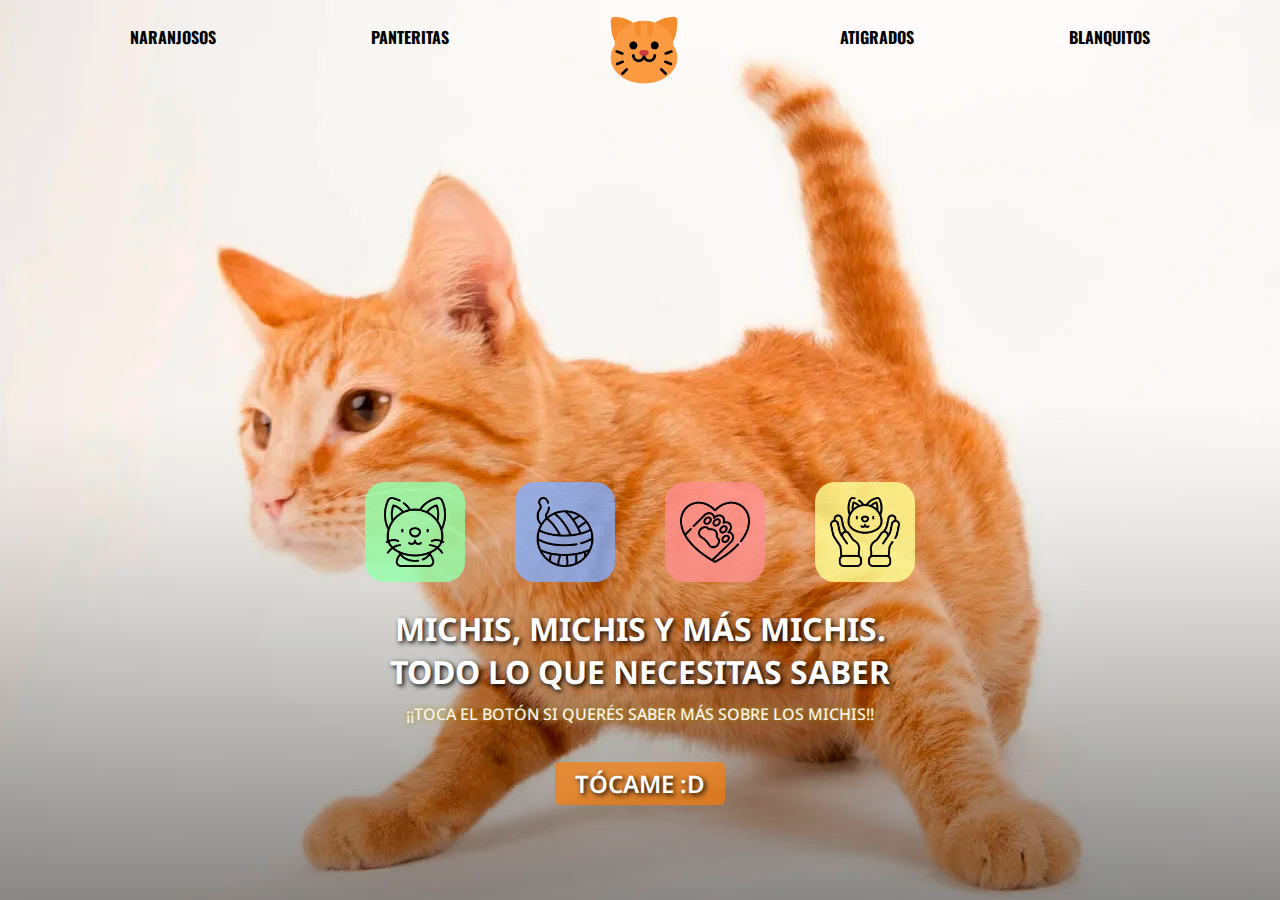
<file: index.html>
<!--Este es un comentario de HTML-->
<!--Los comentarios no se renderizan en el navegador, son únicamente para quienes inspeccionan el código-->


<!--Declaración de tipo de documento-->
    <!DOCTYPE html>

<!--Declaración de idioma de la página-->
    <html lang="es">

<!--Etiqueta <head> con información para el navegador, los usuarios no van a ver esta información publicada.
    Es únicamente para funcionamiento del navegador-->
<head>

    <!--Esta es la "metadata", que permite insertar información para los buscadores y el navegador-->

        <!--Set de caracteres utilizados. UTF-8 incluye ñ y acentos, es el más usado-->
            <meta charset="UTF-8">
        <!--Declaración de vista de compatibilidad-->
            <meta http-equiv="X-UA-Compatible" content="IE=edge">
        <!--Seteo de la pantalla para que la escala sea 1/1-->
            <meta name="viewport" content="width=device-width, initial-scale=1.0">
        <!--Acá va el título de la página, que aparece en la pestaña-->
            <title>MICHIS</title>
        <!--Declaración de estilos en CSS-->
        <link rel="stylesheet" href="estilos.css">
        <!--Declaración de favicon (Icono de Favoritos)-->
        <link  rel="icon"   href="media/logo_A.png" type="image/png" />
        <!--Declaración de información de la página-->
        <meta name="description" content="Esta es la descripción que aparecerá al buscar o encontrar la página en un navegador o buscador">
</head>

<!--Etiqueta <body> que incluye todo el contenido de la página.
    La mayoría de lo escrito acá adentro se refleja en la pantalla que verá el usuario.-->
<body>
    <!--Barra de navegación con links-->
    <!--Este es un elemento de navegación (nav) que debe ser único por página HTML. Tiene una clase "row"-->
    <nav class="row">
        <!--Este es un link (a) que lleva hacia otra página (href)-->
        <a href="#">Naranjosos</a>
        <a href="#">Panteritas</a>
        <!--Esta es una división con id único "logo" que contiene la imagen del logo-->
        <div id="logo"><a href="./index.html"><img src="media/logo_A.png" alt="Esta es la descripción del logo por si no carga correctamente"></a></div>
        <a href="#">Atigrados</a>
        <a href="#">Blanquitos</a>
    </nav>

    <!--Banner con información dentro-->
    <!-- Esta es una división o contenedor de página (div) con las clases "banner" y "colb"-->
    <div class="banner colb">
        <!--Esta es una división o contenedor de página con clase "banner_info"-->
        <div class="banner_info">
            <div class="colores">
                <!--Esta división tiene un id único "color#" que debe ser único por documento html-->
                <div id="color1" class="color"><img class="icon" src="media/icon01.png" alt="Esta es la descripción del icono por si no carga correctamente"></div>
                <div id="color2" class="color"><img class="icon" src="media/icon02.png" alt="Esta es la descripción del icono por si no carga correctamente"></div>
                <div id="color3" class="color"><img class="icon" src="media/icon03.png" alt="Esta es la descripción del icono por si no carga correctamente"></div>
                <div id="color4" class="color"><img class="icon" src="media/icon04.png" alt="Esta es la descripción del icono por si no carga correctamente"></div>
            </div>
            <!--Este es un título de clase 1 (El más importante)-->
            <h1>Michis, michis y más michis.
                <!--Salto de línea--><br>
                Todo lo que necesitas saber </h1>
            <!--Este es un párrafo de texto-->
            <p>¡¡Toca el botón si querés saber más sobre los michis!!</p>
            <a href="#" class="btn">Tócame :D</a>
        </div>
    </div>

    <!--Cierra body (contenido)-->
</body>
<!--Fin del documento HTML-->
</html>
</file>
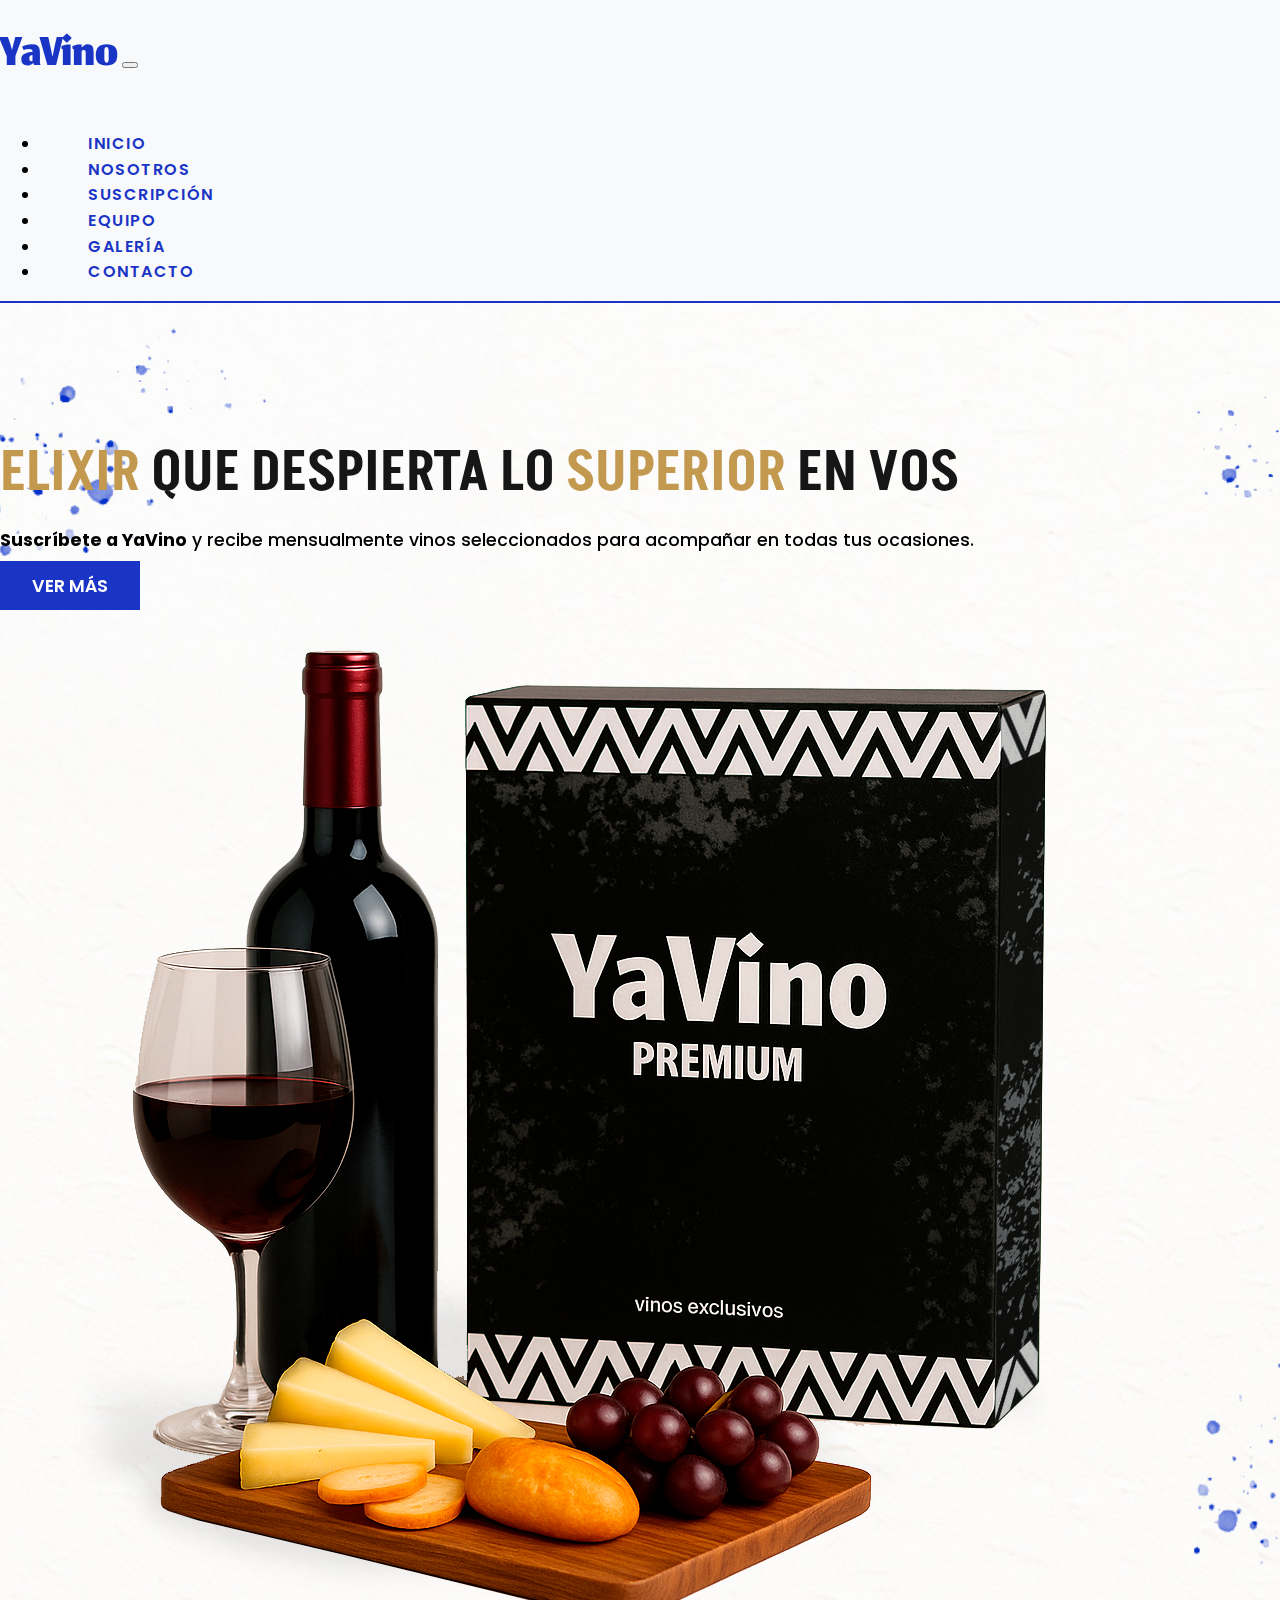
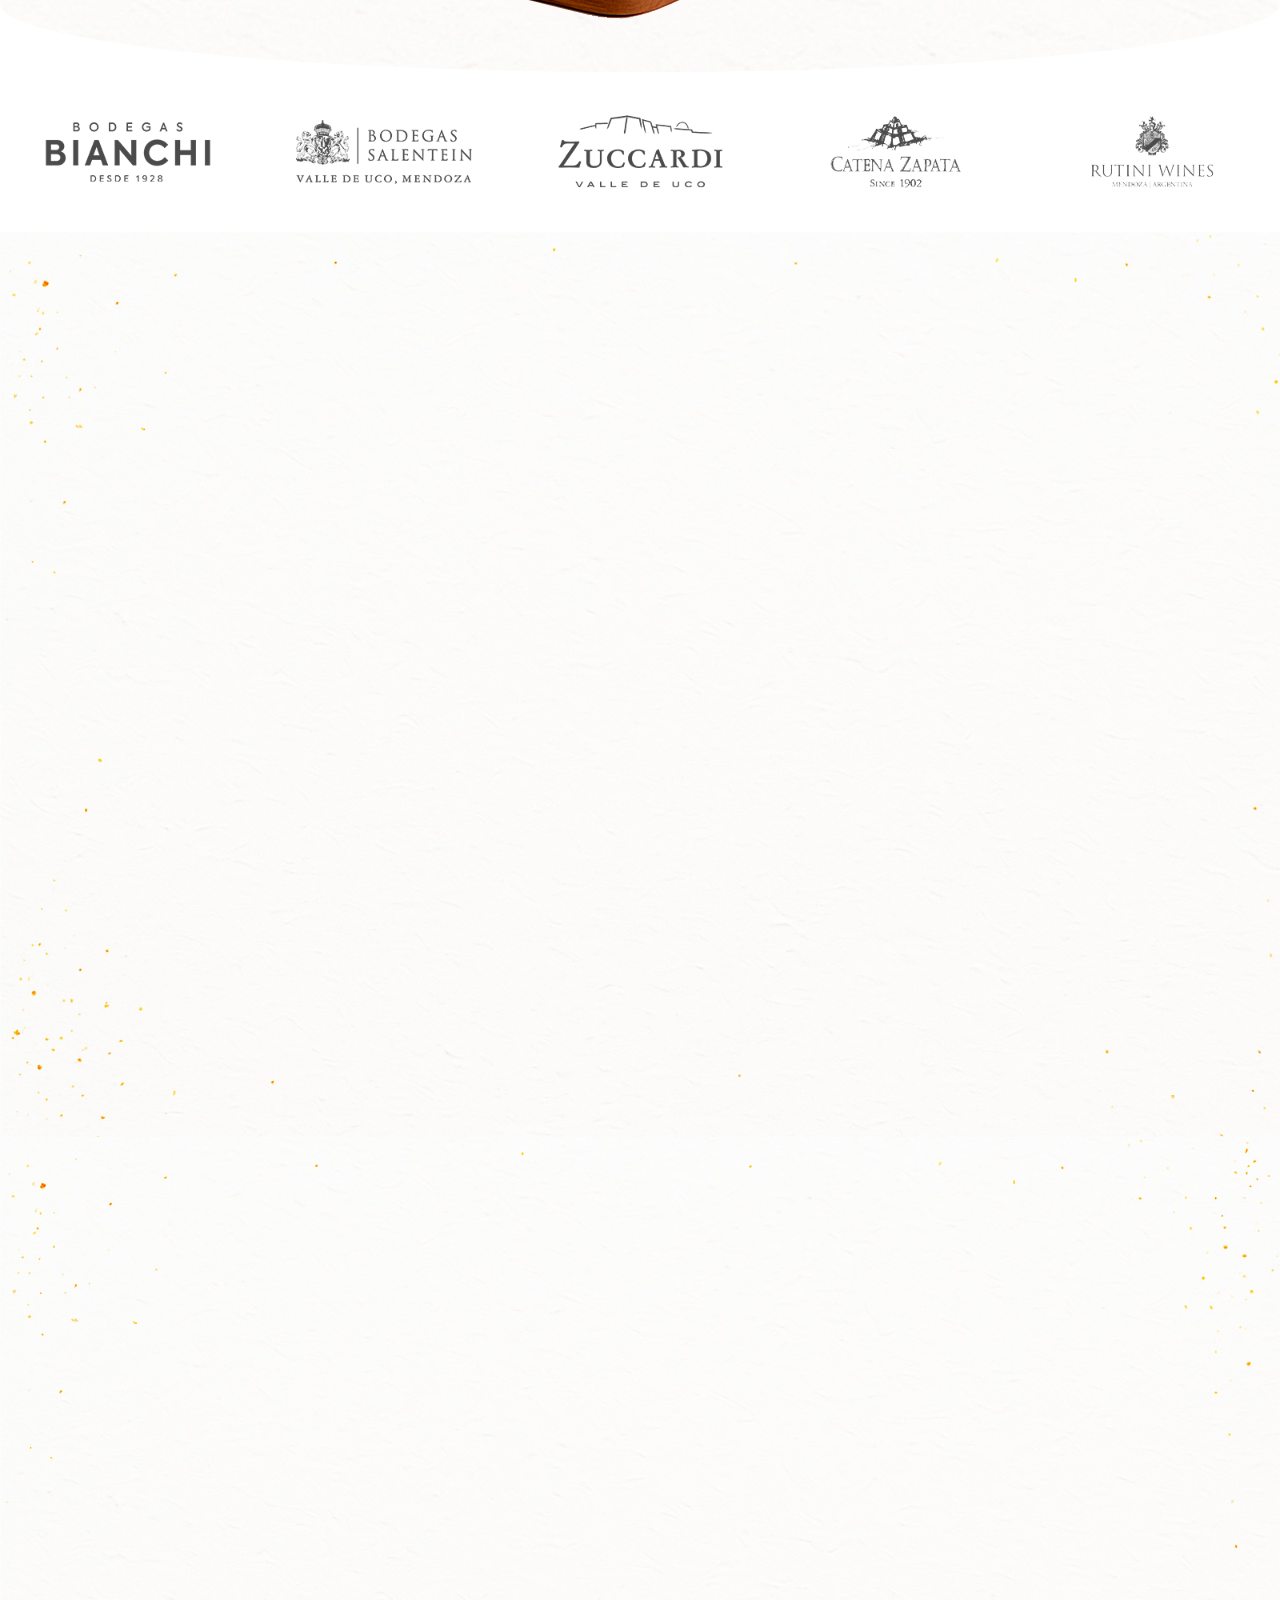
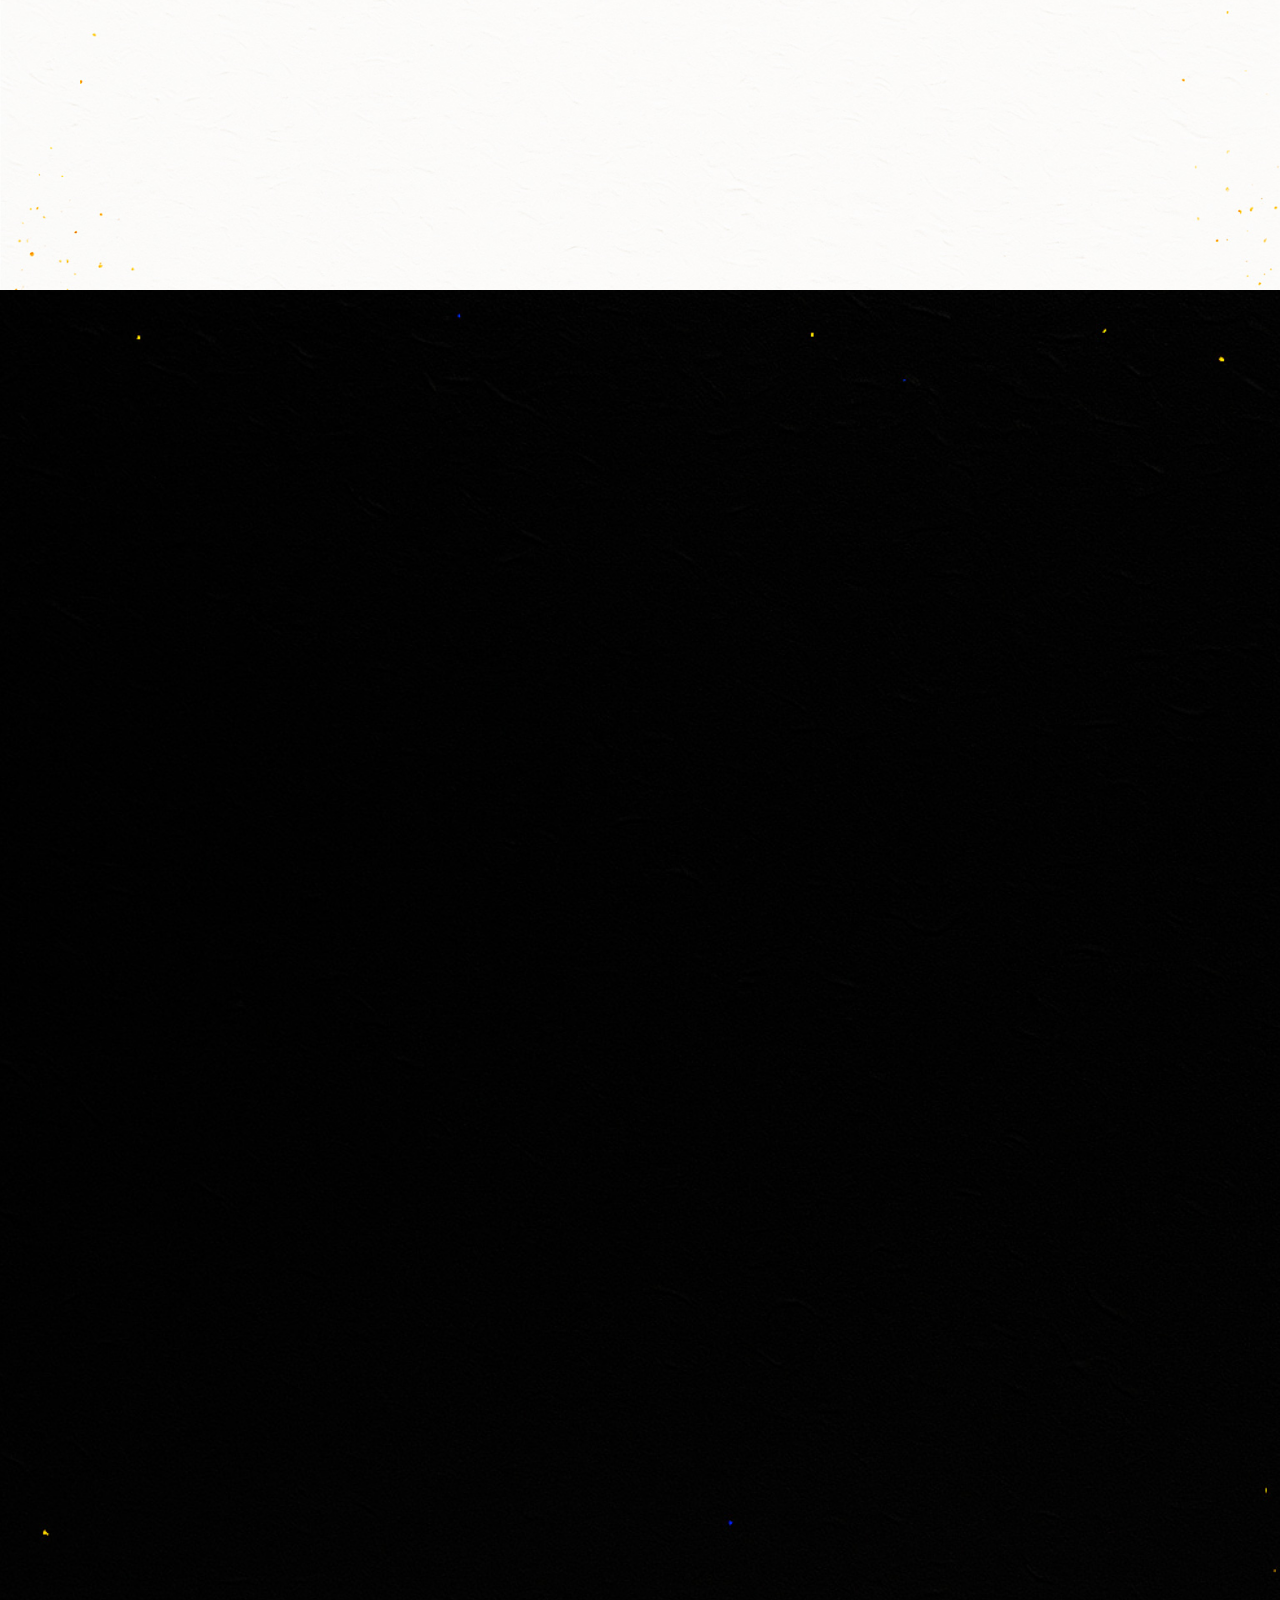
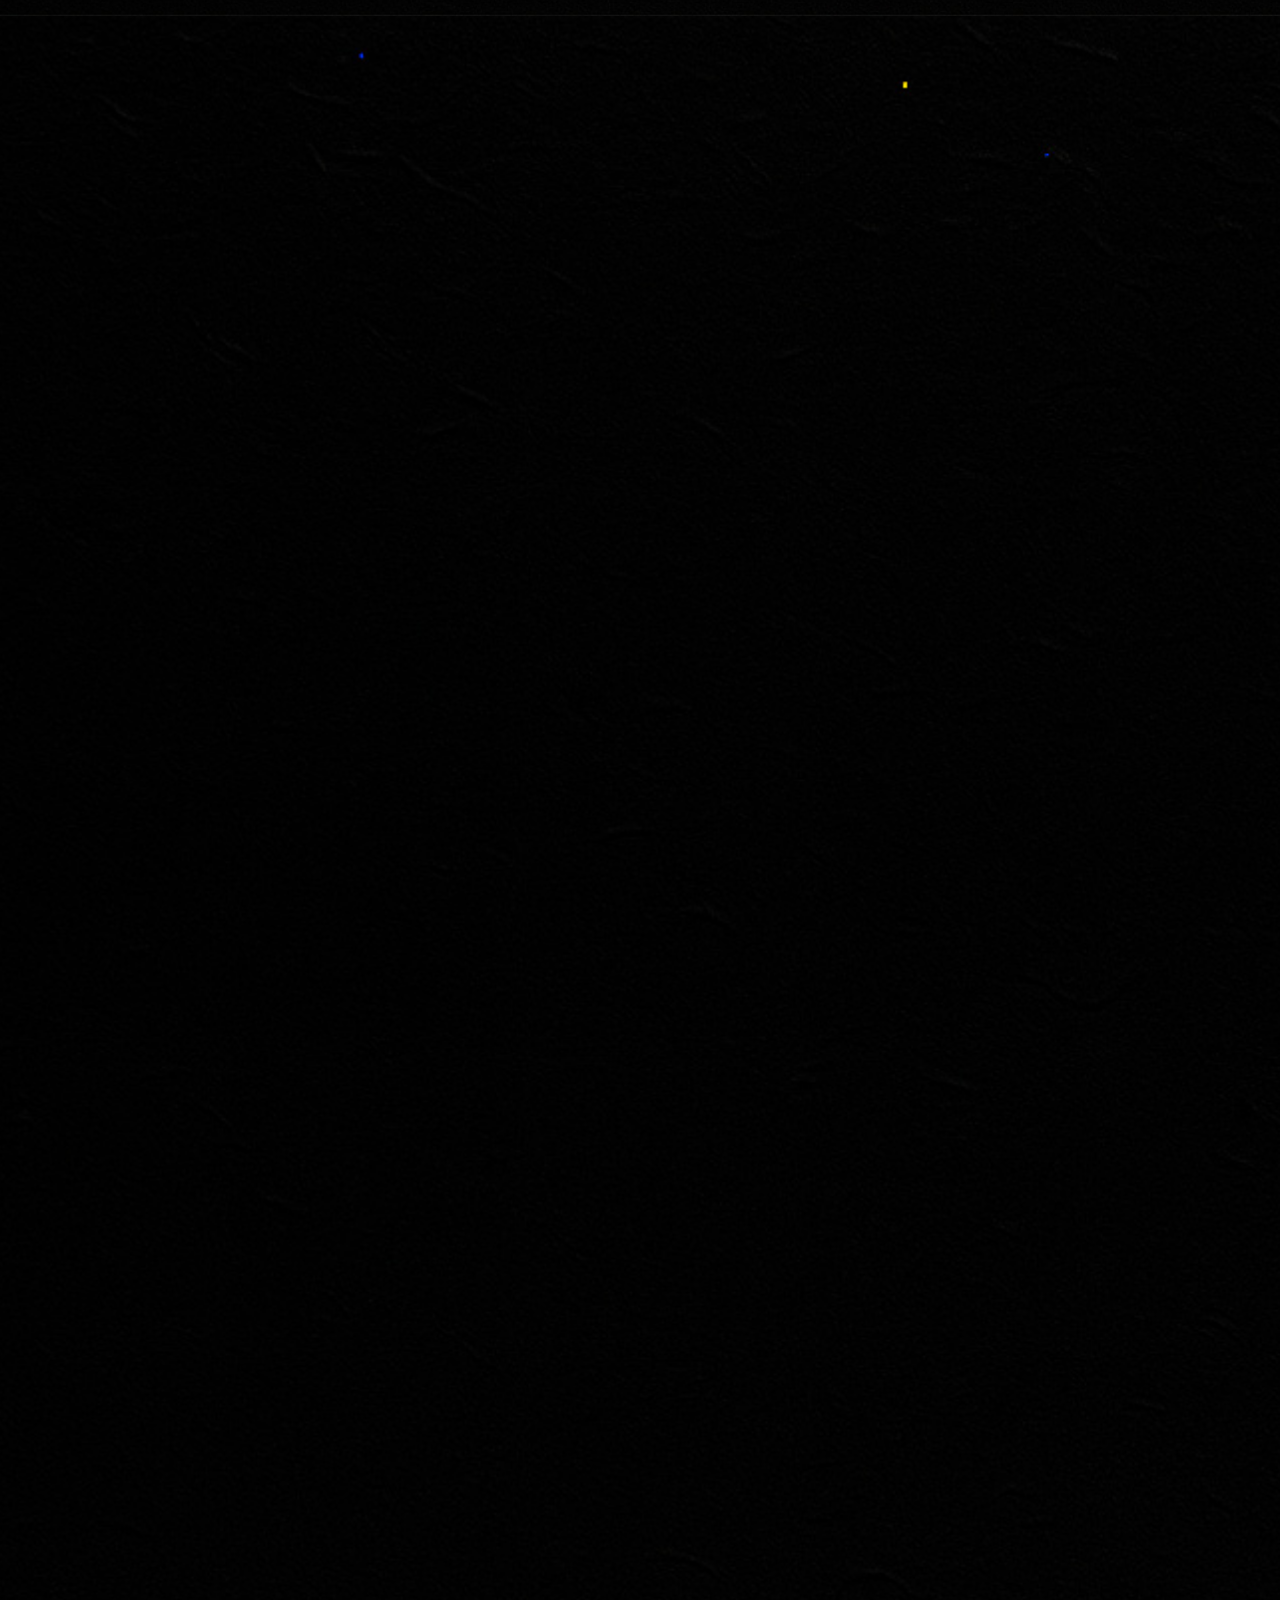
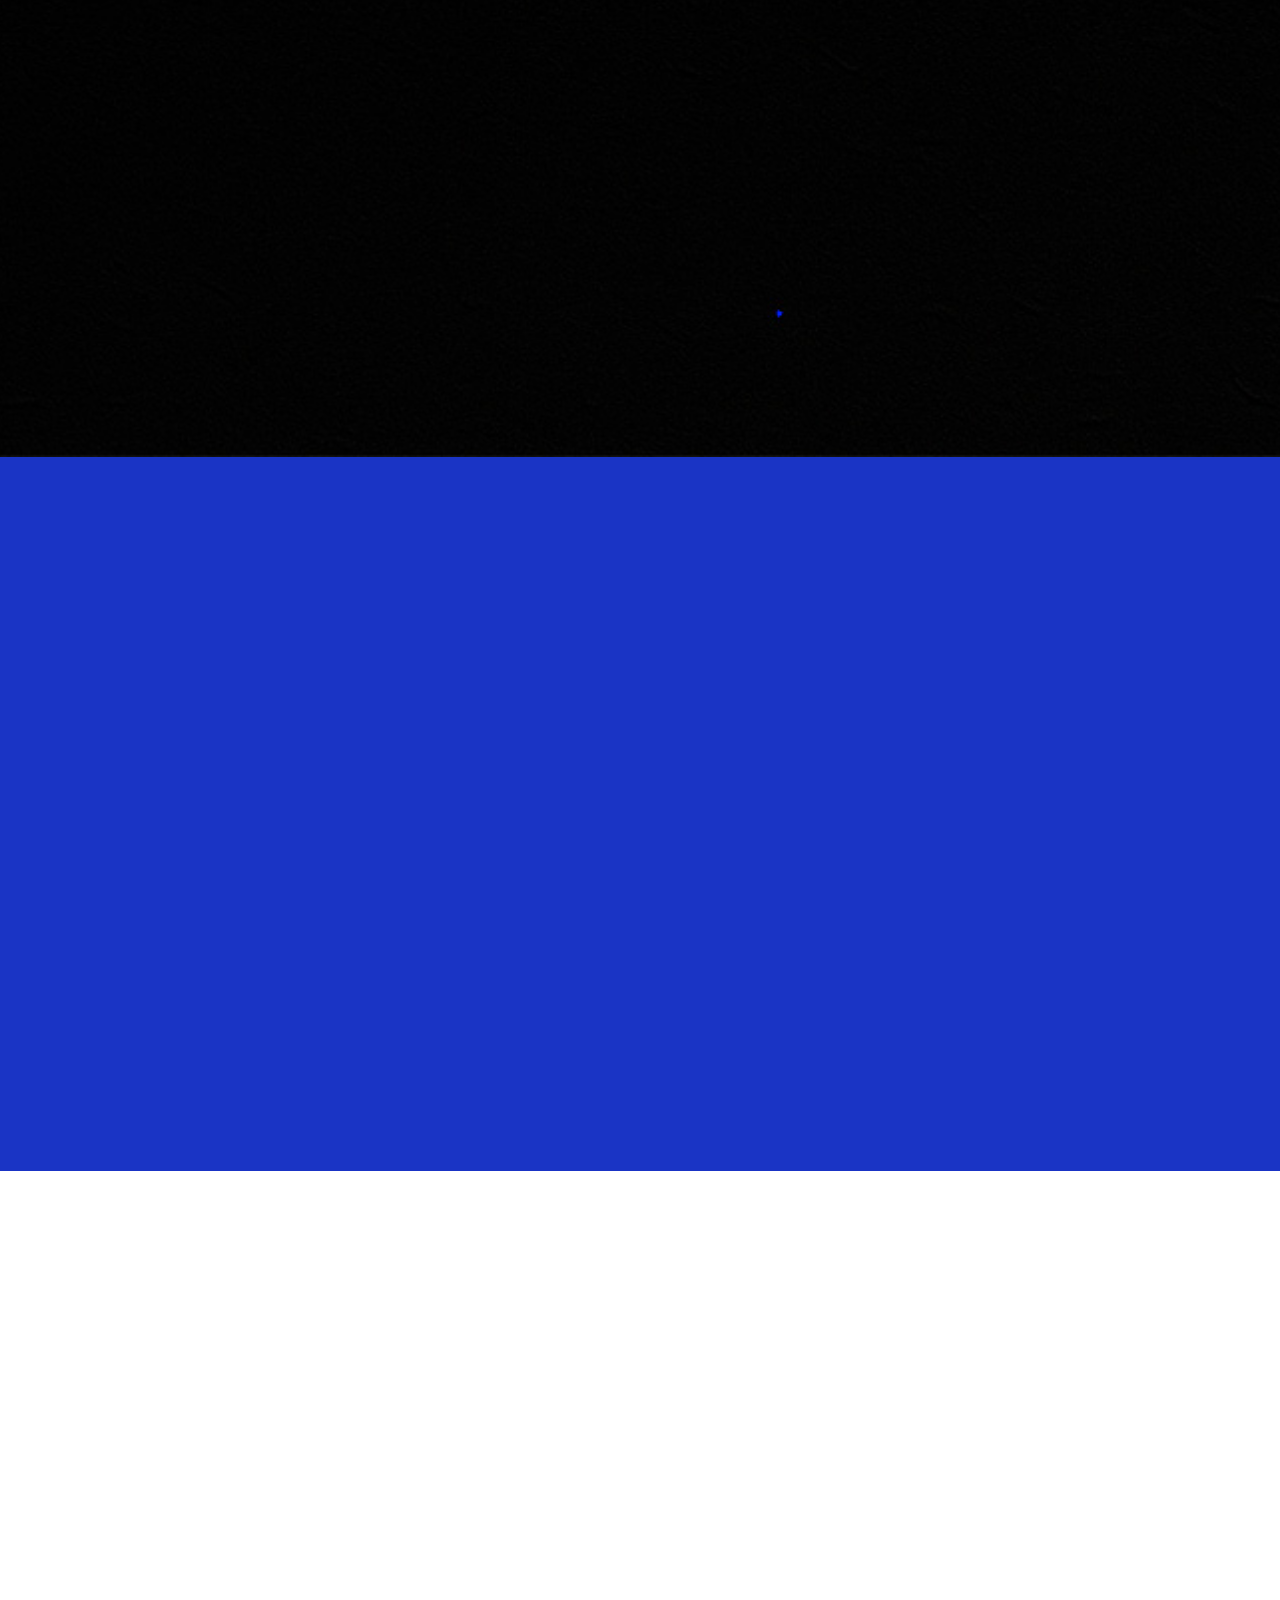
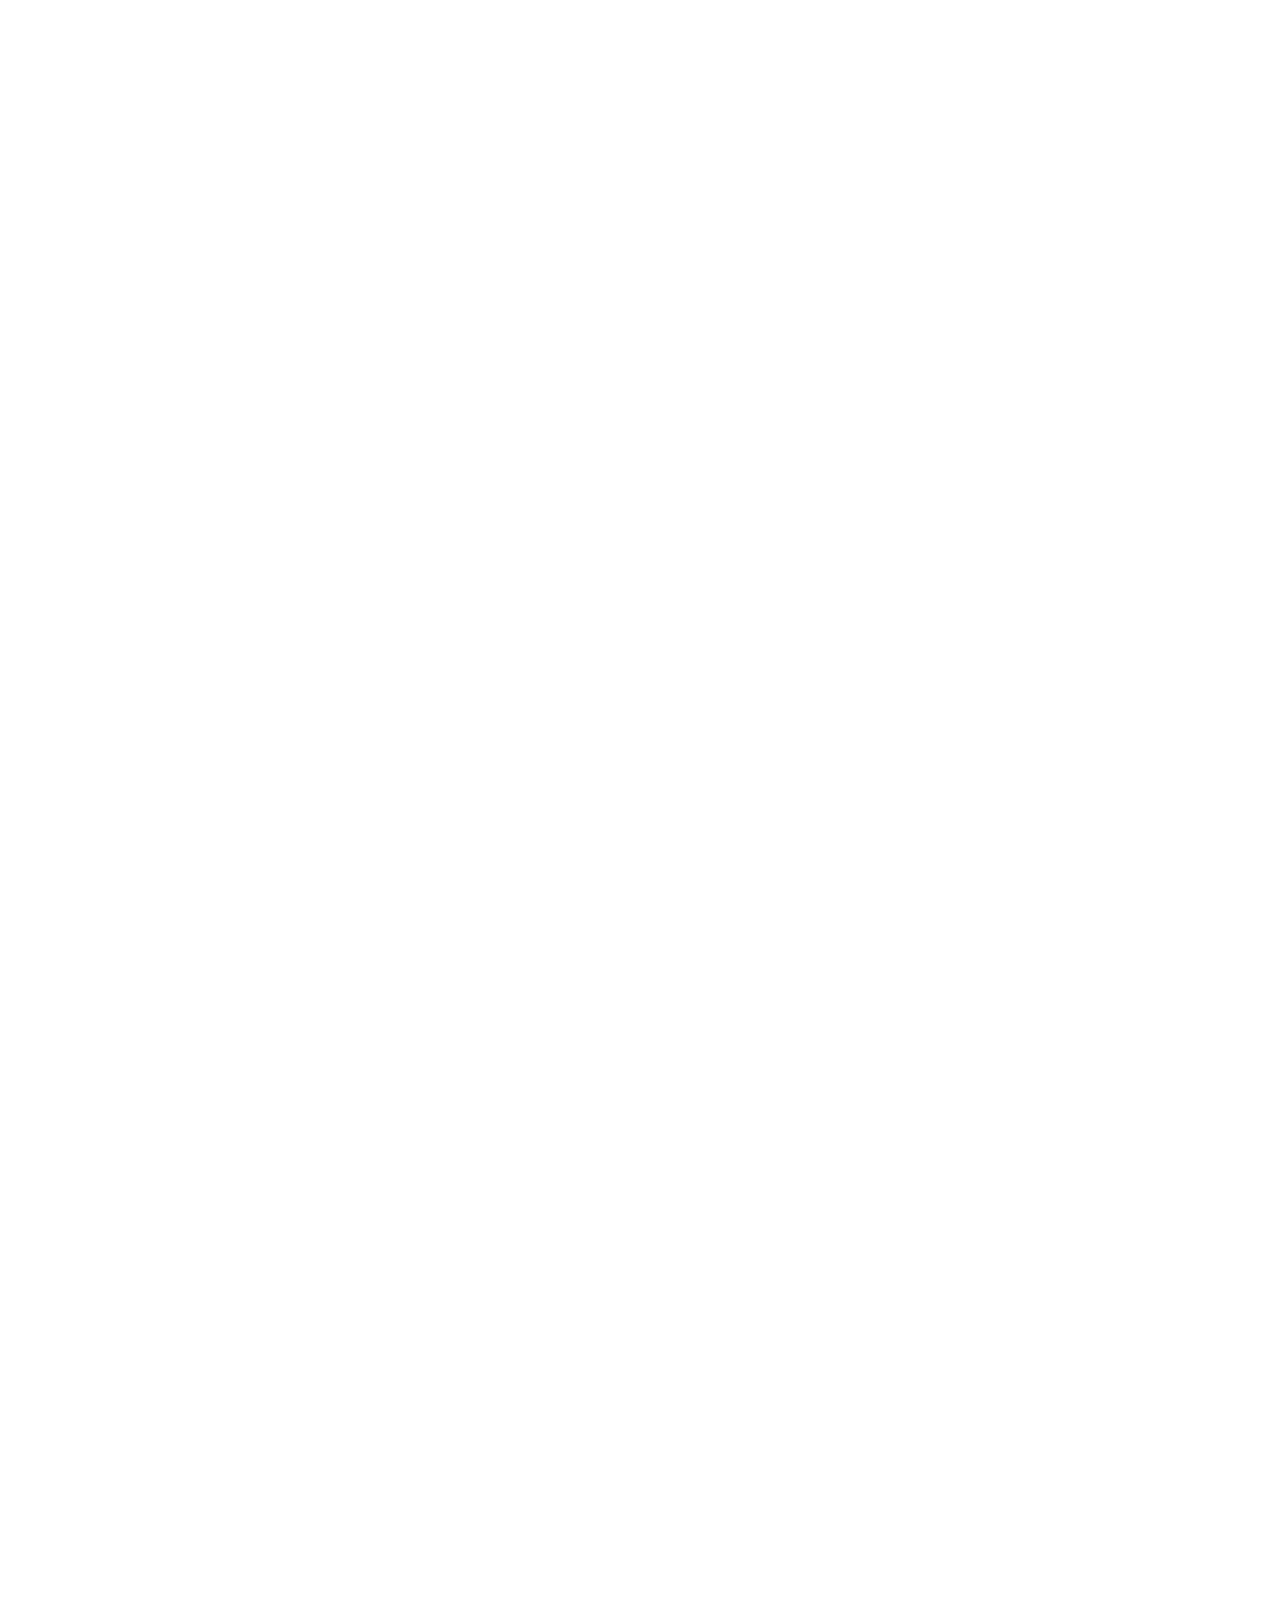
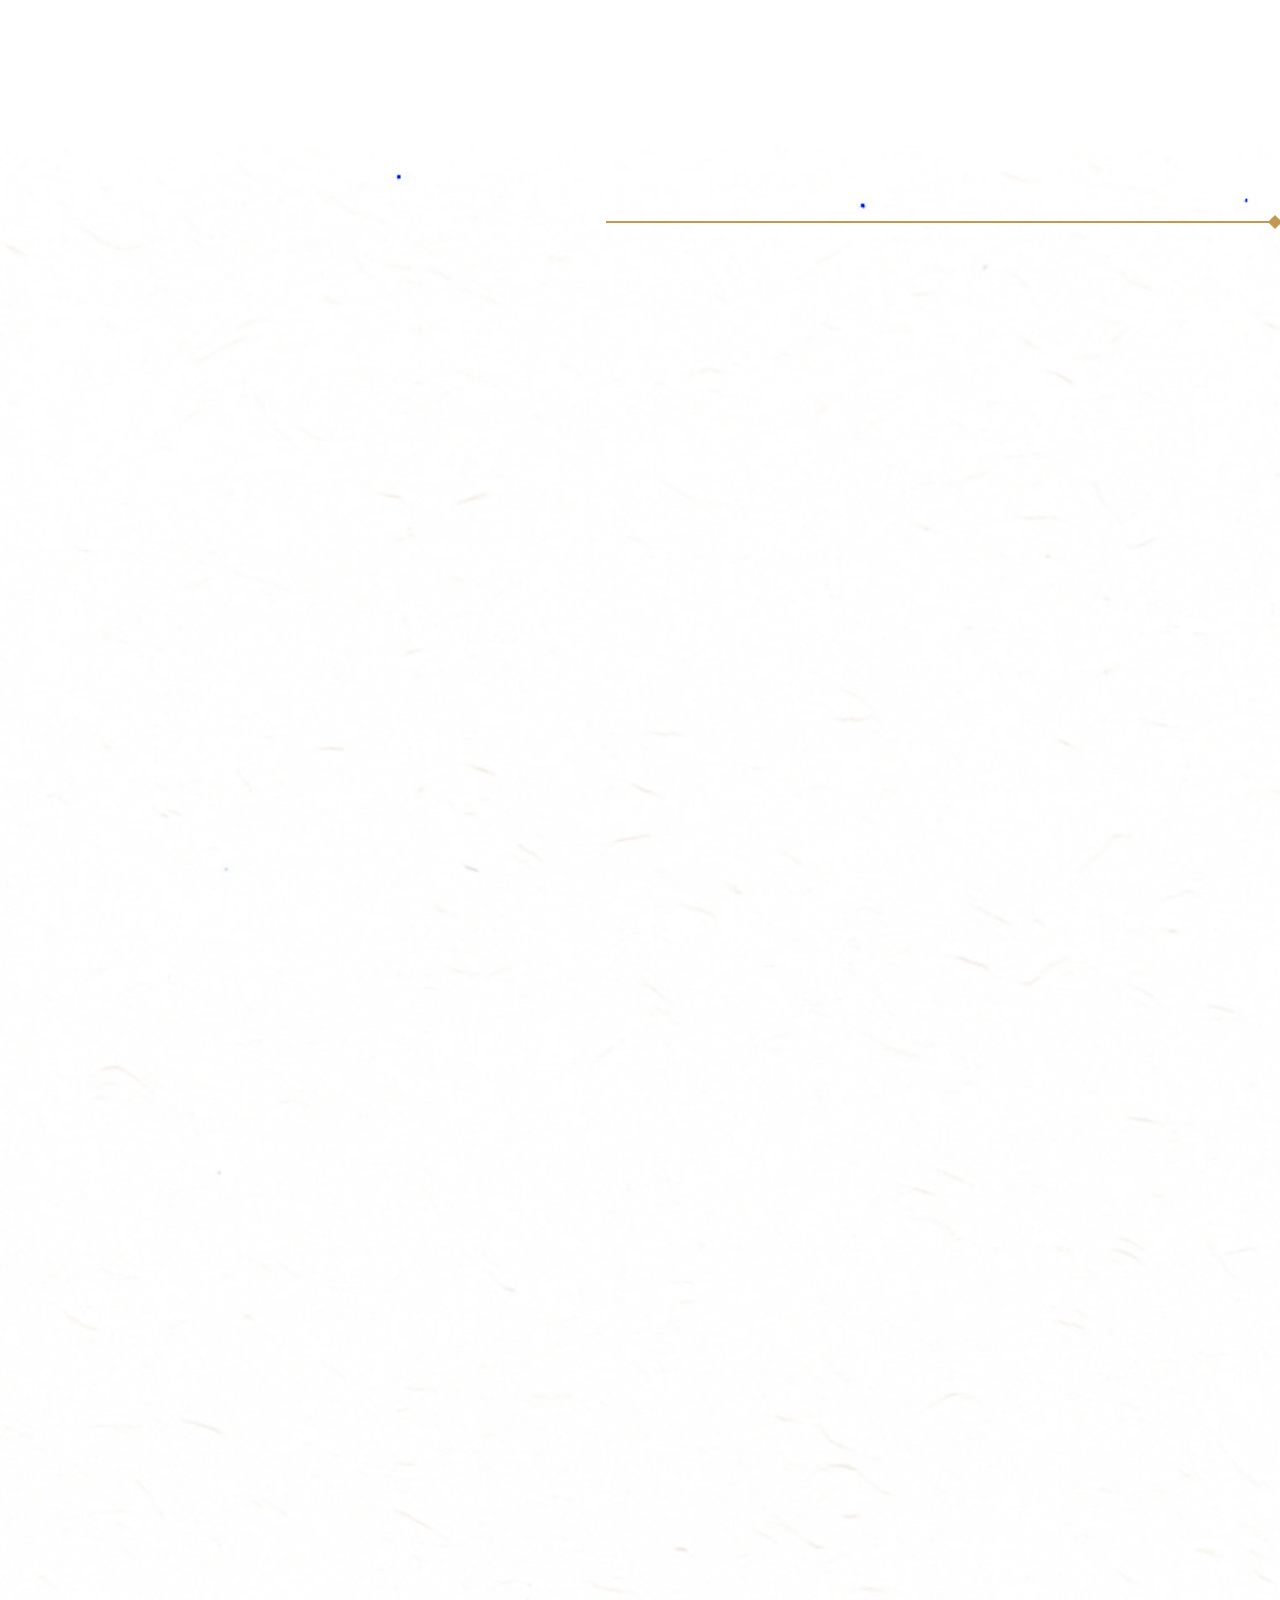
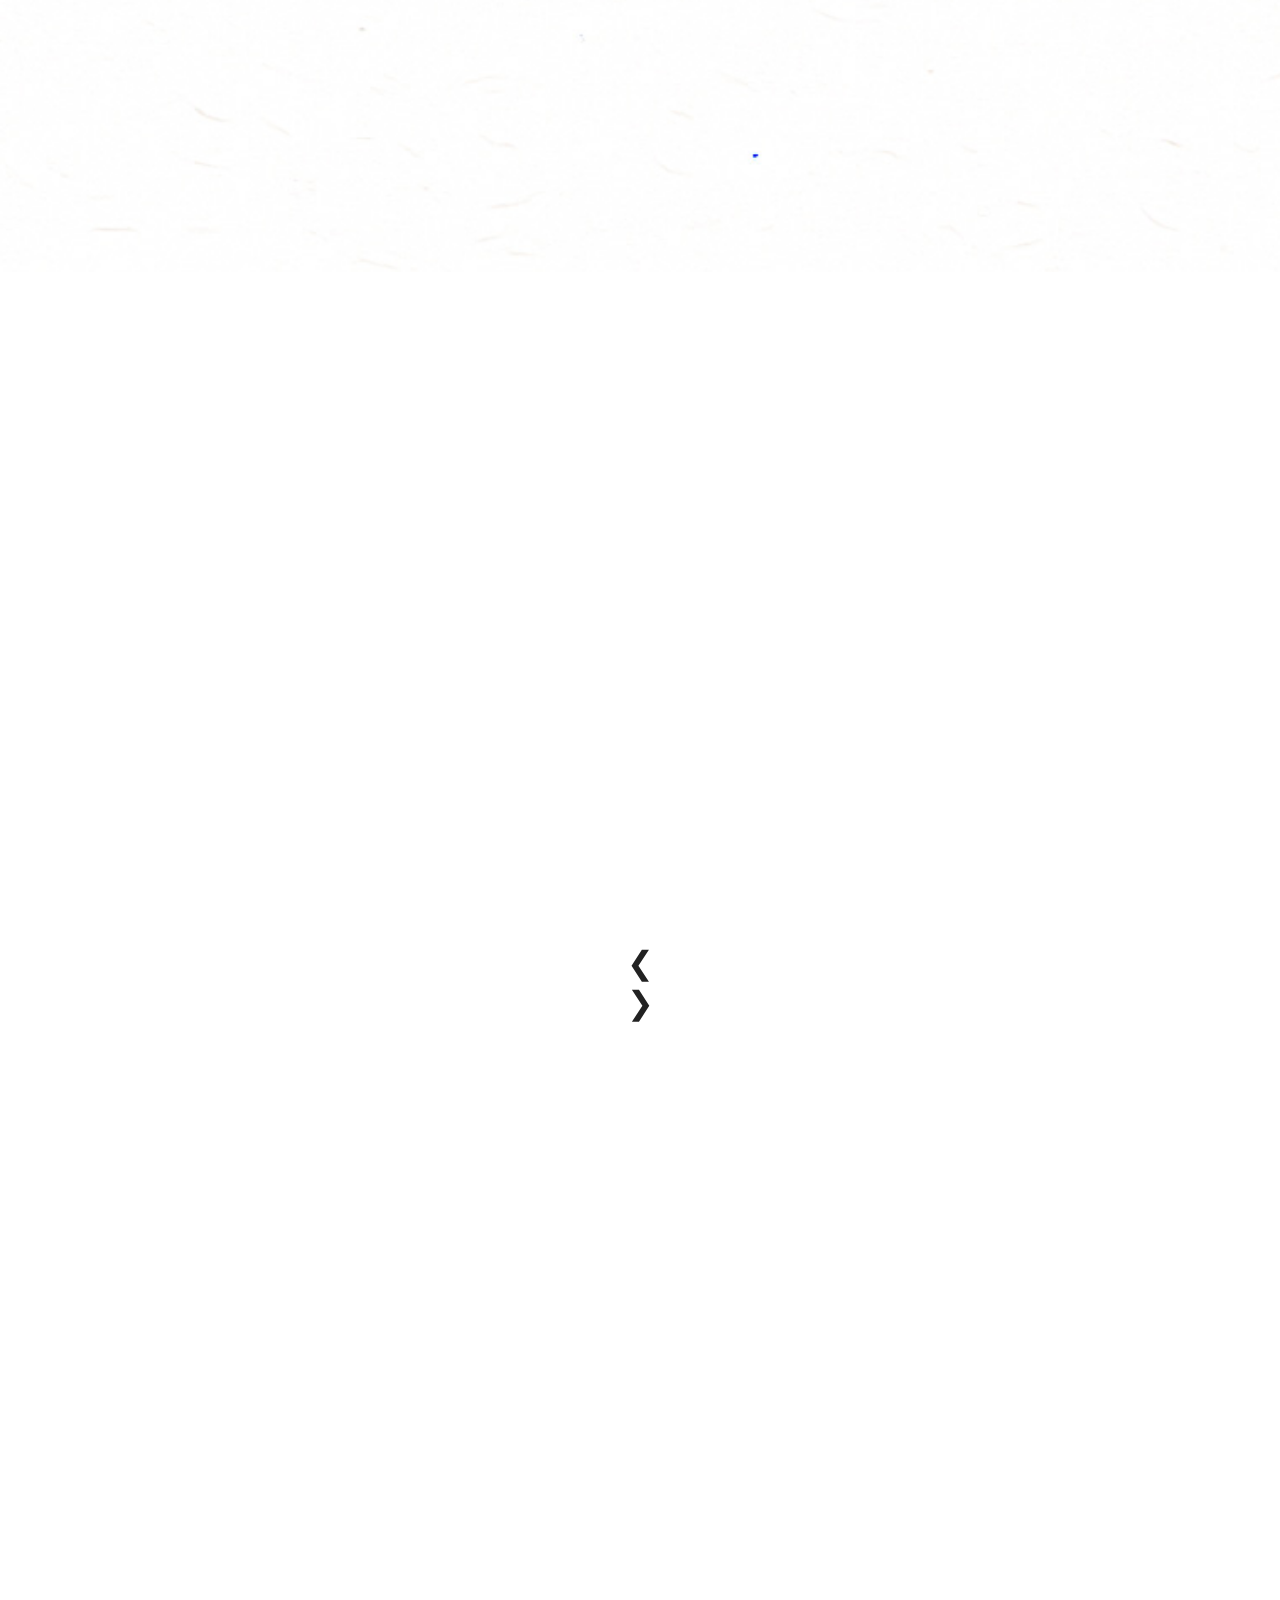
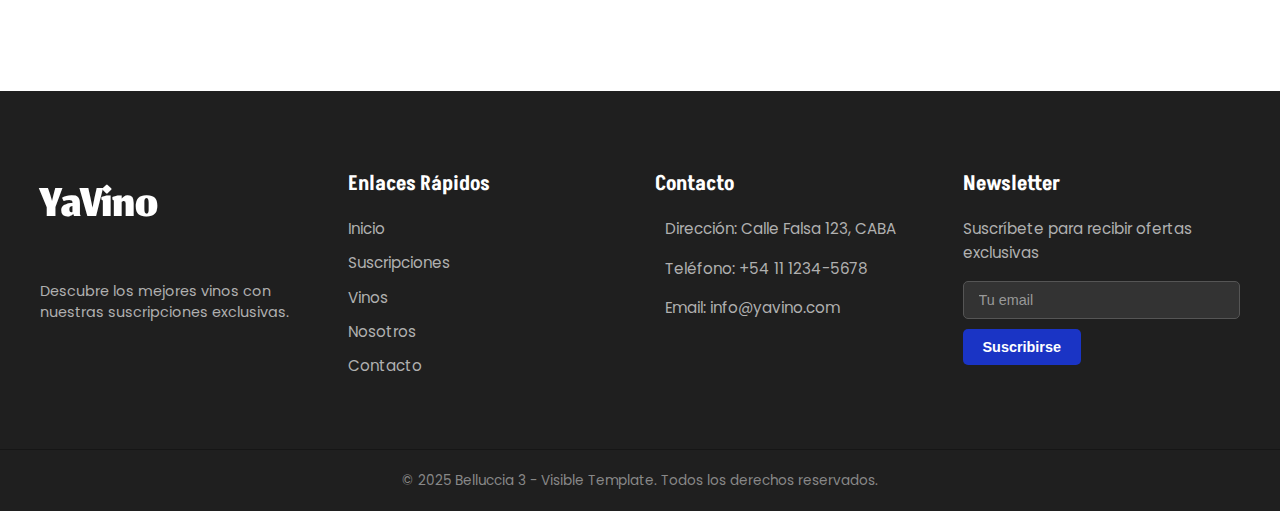
<file: yavino/index.html>
<!DOCTYPE html>
<html lang="en">

<head>
  <meta charset="UTF-8">
  <meta name="viewport" content="width=device-width, initial-scale=1.0">
  <title>YaVino</title>

  <!-- Booststrap-->
  <link href="https://cdn.jsdelivr.net/npm/bootstrap@5.3.7/dist/css/bootstrap.min.css" rel="stylesheet"
    integrity="sha384-LN+7fdVzj6u52u30Kp6M/trliBMCMKTyK833zpbD+pXdCLuTusPj697FH4R/5mcr" crossorigin="anonymous">
    <!-- Bootstrap Icons -->
  <link rel="stylesheet" href="https://cdn.jsdelivr.net/npm/bootstrap-icons/font/bootstrap-icons.css">


  <link rel="stylesheet" href="https://cdn.jsdelivr.net/npm/bootstrap-icons@1.11.3/font/bootstrap-icons.css">

  <link rel="stylesheet" href="https://cdnjs.cloudflare.com/ajax/libs/font-awesome/5.15.4/css/all.min.css"
    integrity="sha512-1ycn6IcaQQ40jBliWEiPJMOfH5oXFhY0L6gKNM7B+tJ3a3c2n2T02gV1v2r+oF8z9c+L+yF5w=="
    crossorigin="anonymous" referrerpolicy="no-referrer" />
<link rel="stylesheet" href="https://cdn.jsdelivr.net/npm/swiper@11/swiper-bundle.min.css" />
<link href="https://cdn.jsdelivr.net/npm/bootstrap-icons@1.11.0/font/bootstrap-icons.css" rel="stylesheet">
  <link href="https://unpkg.com/aos@2.3.1/dist/aos.css" rel="stylesheet">

  <link rel="stylesheet" href="styles.css">
  <!-- icono-->
  <link href="./img/icon.png" rel="icon">
</head>

<body>

  <!-- navbar-->
  <nav class="navbar navbar-expand-lg fixed-top">
    <div class="container">
      <a class="navbar-brand" id="logoPrin" href="./index.html">YaVino</a>
      <button class="navbar-toggler" type="button" data-bs-toggle="collapse" data-bs-target="#navbarNav"
        aria-controls="navbarNav" aria-expanded="false" aria-label="Toggle navigation">
        <span class="navbar-toggler-icon"></span>
      </button>
      <div class="collapse navbar-collapse">
        <ul class="navbar-nav ms-auto">
          <li class="nav-item"><a class="nav-link" href="#hero">INICIO</a></li>
          <li class="nav-item"><a class="nav-link" href="#nosotros">NOSOTROS</a></li>
          <li class="nav-item"><a class="nav-link" href="#suscripciones">SUSCRIPCIÓN</a></li>
          <li class="nav-item"><a class="nav-link" href="#equipo">EQUIPO</a></li>
          <li class="nav-item"><a class="nav-link" href="#galeria">GALERÍA</a></li>
          <li class="nav-item"><a class="nav-link" href="#contacto">CONTACTO</a></li>
        </ul>
      </div>
    </div>
  </nav>

  <!-- HERO -->
  <section  id="hero" class="heroImg">
    <div class="container d-flex align-items-center" style="min-height: calc(100vh - 120px);">
      <div class="row align-items-center justify-content-between">
        <div data-aos="fade-up" class="col-lg-6">
          <h1 class="h1-custom"><span class="colorDorado">ELIXIR</span> QUE DESPIERTA LO <span
              class="colorDorado">SUPERIOR</span> EN VOS</h1>
          <p class="p-custom"><span class="fontBold">Suscríbete a YaVino</span> y recibe mensualmente
            vinos seleccionados para acompañar en todas tus ocasiones.</p>
          <a href="#suscripciones" id="verMas">VER MÁS</a>
        </div>
        <div data-aos="fade-up" class="col-lg-6">
          <img src="./img/imgPruebaHero.png" alt="Hero Image" class="img-fluid rounded">
        </div>
      </div>
    </div>
  </section>

  <!-- MARCAS -->
  <section class="section-spacing pt-0 pb-0">
    <div class="scroll-container">
      <div class="scroll-track">
        <div class="marcas-set">
          <img src="./img/marca01.png" class="marca-img" alt="Marca 1">
          <img src="./img/marca02.png" class="marca-img" alt="Marca 2">
          <img src="./img/marca03.png" class="marca-img" alt="Marca 3">
          <img src="./img/marca04.png" class="marca-img" alt="Marca 4">
          <img src="./img/marca05.png" class="marca-img" alt="Marca 5">
          <img src="./img/marca06.png" class="marca-img" alt="Marca 6">
          <img src="./img/marca07.png" class="marca-img" alt="Marca 7">
        </div>
        <div class="marcas-set">
          <img src="./img/marca01.png" class="marca-img" alt="Marca 1">
          <img src="./img/marca02.png" class="marca-img" alt="Marca 2">
          <img src="./img/marca03.png" class="marca-img" alt="Marca 3">
          <img src="./img/marca04.png" class="marca-img" alt="Marca 4">
          <img src="./img/marca05.png" class="marca-img" alt="Marca 5">
          <img src="./img/marca06.png" class="marca-img" alt="Marca 6">
          <img src="./img/marca07.png" class="marca-img" alt="Marca 7">
        </div>
      </div>
    </div>
  </section>

  <!-- CARACTERISTICAS PRINCIPALES -->

  <section class="seccion-caracteristicas" class="seccion-caracteristicas section-spacing">
    <div class="container">
      <div class="row align-items-start">
        <!-- Texto Izquierda -->
        <div data-aos="fade-up" class="col-md-4">
          <h2>
            PRIVILEGIOS ÚNICOS <br>
            EN CADA <span class="colorAzul">SUSCRIPCIÓN</span>
          </h2>
        </div>

        <!-- Línea y Texto Derecha -->
        <div data-aos="fade-up" class="col-md-8 d-flex flex-column">
          <div class="linea-dorada mb-3"></div>
          <p class="textCaracteristicas">Suscribite a cualquiera de nuestros planes y <br>
            disfrutá los beneficios exclusivos de YaVino.
          </p>
        </div>
      </div>

      <!-- Características -->
      <section class="sectionCaracteristicas section-spacing pt-0">
        <div  data-aos="fade-up" class="item-caracteristica">
          <img src="./img/botellaIcon.png" alt="Botellas" class="icono-caracteristica" />
          <div class="contenido-texto">
            <div class="numero">01</div>
            <div class="texto">
              <h3 class="titulo" style="
    margin-bottom: 0px">CALIDAD</h3>
              <p class="descripcion">Botellas seleccionadas cuidadosamente</p>
            </div>
          </div>
        </div>
        <div data-aos="fade-up"  class="item-caracteristica">
          <img src="./img/cajaBotellaIcon.png" alt="Caja" class="icono-caracteristica" />
          <div class="contenido-texto">
            <div class="numero">02</div>
            <div class="texto">
              <h3 class="titulo" style="
    margin-bottom: 0px">NOVEDAD</h3>
              <p class="descripcion">Recibí vinos nuevos todos los meses.</p>
            </div>
          </div>
        </div>
        <div data-aos="fade-up" class="item-caracteristica">
          <img src="./img/coronaIcon.png" alt="Corona" class="icono-caracteristica" />
          <div class="contenido-texto">
            <div class="numero numero-special">03</div>
            <div class="texto">
              <h3 class="titulo" style="
    margin-bottom: 0px">EXCLUSIVIDAD</h3>
              <p class="descripcion">Accedé a beneficios exclusivos</p>
            </div>
          </div>
        </div>
        <div data-aos="fade-up"  class="item-caracteristica">
          <img src="./img/copasIcon.png" alt="Copas" class="icono-caracteristica" />
          <div class="contenido-texto">
            <div class="numero numero-special">04</div>
            <div class="texto">
              <h3 class="titulo" style="
    margin-bottom: 0px">EXPERIENCIA</h3>
              <p class="descripcion">Disfrutá del vino en cada detalle</p>
            </div>
          </div>
        </div>
      </section>
  </section>

  <!-- NOSOTROS -->

  <section id="nosotros" class="sectionNosotros section-spacing pt-0">
    <div class="container">
      <div class="row">
        <div class="col-12">
          <div data-aos="fade-up" class="nosotros-container">
            <h2 class="nosotros-text">NOSOTROS</h2>
            <div class="nosotros-line"></div>
          </div>
        </div>
      </div>
      <div class="contenedor-nosotros">
        <div class="columna-izquierda">
          <div data-aos="fade-up" class="imagenes">
            <img src="./img/imgNosotros.jpg" alt="Grupo brindando" class="img-grupo" />
            <img src="./img/imgCopaMano.jpg" alt="Copa de vino" class="img-copa" />
            <div data-aos="fade-up" class="etiqueta">
              +30 AÑOS<br>DE HISTORIA
            </div>
          </div>
        </div>
        <div data-aos="fade-up" class="columna-derecha">
          <div data-aos="fade-up" class="textosConRombos">
            <span class="rombo"></span>
            <p class="pregunta">¿QUIENES SOMOS?</p>
            <span class="rombo"></span>
          </div>
          <h2 data-aos="fade-up" class="titulo-nosotros"> NOSOTROS SOMOS <span class="colorAzul" id="textEspecial">YaVino</span>
          </h2>
          <p data-aos="fade-up" class="descripcion-nosotros"> Somos una asociación con historia y pasión por el buen vino.
            Ideamos una suscripción mensual para aquellos amantes del vino como nosotros.
          </p>
          <a href="#" class="btn-cta">QUIERO SABER MÁS</a>
        </div>
      </div>
    </div>
  </section>

  <!-- SUSCRIPCIONES-->

  <section  id="suscripciones" class="sectionSuscripciones section-spacing">
    <div data-aos="fade-up" class="textoSuscripciones">
      <div class="textosConRombos">
        <span class="rombo2"></span>
        <h2>NUESTRAS SUSCRIPCIONES</h2>
        <span class="rombo2"></span>
      </div>
      <p>ENCONTRÁ TU SUSCRIPCIÓN IDEAL Y DISFRUTÁ VINOS EXCLUSIVOS</p>
    </div>

    <div class="contenedor-cards">
      <div data-aos="fade-up" class="card-plan">
        <div class="card-header">
          PARA LOS AMANTES DEL VINO
        </div>
        <div class="card-image">
          <img src="./img/cajaMedium.jpg" alt="Caja de vinos">
        </div>
        <div class="card-content">
          <h3>MEDIUM</h3>
          <p class="precio">$27.000 <span class="mes">| POR MES</span></p>
          <ul>
            <li>ENVÍO A <strong>50% DE DESCUENTO</strong></li>
            <li>PODES CANCELAR CUANDO QUIERAS</li>
            <li>UNA CAJA POR MES CON 2 VINOS Y DESCUENTOS</li>
            <li>VIDEO DE SOMMELIERS</li>
          </ul>
          <a href="./detalle.html" class="btn-elegir">ELEGIR</a>
        </div>
      </div>

      <div data-aos="fade-up" class="card-plan">
        <div class="card-headerSpecial">
          MÁS SOLICITADO
        </div>
        <div class="card-header">
          PARA LOS DE ALMA CATADORA
        </div>
        <div class="card-image">
          <img src="./img/cajaPremium.jpg" alt="Caja de vinos">
        </div>
        <div class="card-content">
          <h3>PREMIUM</h3>
          <p class="precio">$33.000 <span class="mes">| POR MES</span></p>
          <ul>
            <li>ENVIO GRATIS</li>
            <li>PODES CANCELAR CUANDO QUIERAS</li>
            <li>UNA CAJA POR MES CON 3 VINOS</li>
            <li>DESCUENTOS INCREIBLES</li>
            <li>VIDEO DE SOMMELIERS</li>
            <li>MARIDAJE SUGERIDO</li>
          </ul>
          <a href="./detalle.html" class="btn-elegir">ELEGIR</a>
        </div>
      </div>

      <div data-aos="fade-up" class="card-plan">
        <div class="card-header">
          PARA LOS QUE RECIEN COMIENZAN
        </div>
        <div class="card-image">
          <img src="./img/cajaBasic.jpg" alt="Caja de vinos">
        </div>
        <div class="card-content">
          <h3>BASIC</h3>
          <p class="precio">$27.000 <span class="mes">| POR MES</span></p>
          <ul>
            <li>ENVÍO A <strong>25% DE DESCUENTO</strong></li>
            <li>CANCELACIÓN LUEGO DE 3 MESES</li>
            <li>UNA CAJA POR MES CON 2 VINOS</li>
            <li>OFERTAS EXCLUSIVAS</li>
          </ul>
          <a href="./detalle.html" class="btn-elegir">ELEGIR</a>
        </div>
      </div>
    </div>
  </section>

  <!-- NUESTROS PLANES -->
  <section class="sectionPlanes section-spacing">
    <div data-aos="fade-up" class="container">
      <div class="row align-items-center justify-content-between">
        <!-- Texto -->
        <div class="col-lg-6 mb-5 mb-lg-0">
          <div class="textosConRombos mb-4">
            <span class="rombo3"></span>
            <h4 class="d-inline-block mb-0 mx-2">¿POR QUÉ ELEGIRNOS?</h4>
            <span class="rombo3"></span>
          </div>
          <h2 data-aos="fade-up" class="text-white mb-4">NUESTROS PLANES</h2>
          <p data-aos="fade-up" class="text-white mb-5">Hacemos todo lo posible para que nuestras cajas no solo sean para degustar, sino
            que también te ayuden a descubrir y aprender más sobre el mundo del vino.</p>
          <div data-aos="fade-up" class="contenedorPartPlanes">
            <div class="lista-beneficios">
              <div class="d-flex align-items-start mb-3">
                <i class="bi bi-check-circle-fill text-gold me-3 fs-5"></i>
                <span class="text-white">Selección curada</span>
              </div>
              <div class="d-flex align-items-start mb-3">
                <i class="bi bi-check-circle-fill text-gold me-3 fs-5"></i>
                <span class="text-white">Experiencia única</span>
              </div>
            </div>
            <div>
              <div class="d-flex align-items-start mb-3">
                <i class="bi bi-check-circle-fill text-gold me-3 fs-5"></i>
                <span class="text-white">Beneficios exclusivos</span>
              </div>
              <div class="d-flex align-items-start">
                <i class="bi bi-check-circle-fill text-gold me-3 fs-5"></i>
                <span class="text-white">WineSwap</span>
              </div>
            </div>

          </div>
        </div>

        <!-- Imagen -->
        <div class="col-lg-6" id="imgPlanes">
          <img data-aos="fade-up" src="./img/imgRefe.jpg" alt="Caja de vinos" class="img-fluid rounded shadow-lg">
        </div>
      </div>
    </div>
  </section>

  <!-- SECCION WineSwap -->

  <section  class="wineswap-section py-5">
    <div class="container">
      <div class="wineswap-card">
        <div class="row align-items-center">
          <!-- Columna de imagen -->
          <div class="col-lg-5">
            <div class="wineswap-image-container">
              <img data-aos="fade-up" src="./img/iconCopasChocando.png" alt="Intercambio de vinos con WineSwap"
                class="img-fluid wineswap-image">
            </div>
          </div>

          <!-- Columna de texto -->
          <div class="col-lg-7">
            <div data-aos="fade-up" class="wineswap-content">
              <h2 data-aos="fade-up"   class="wineswap-title">Ventaja con <span class="wineswap-highlight">WineSwap</span></h2>
              <p data-aos="fade-up"  class="wineswap-text">
                ¿Te tocó una botella repetida? Con <strong>WineSwap</strong> podés intercambiarla con otros socios del
                club.
                ¡Tenés un <strong>envío gratis</strong> al mes para hacerlo!<br>
                Así, seguís explorando nuevos vinos sin sumar gastos.
              </p>
              <div data-aos="fade-up"  class="wineswap-divider"></div>
              <a href="#" class="wineswap-button">QUIERO SABER MÁS</a>
            </div>
          </div>
        </div>
      </div>
    </div>
  </section>

  <!-- EQUIPO -->
  <!-- SECCIÓN EQUIPO -->
  
  <section data-aos="fade-up" id="equipo" class="section-equipo section-spacing">
    <div data-aos="fade-up"  class="container">
      <div class="row justify-content-center mb-5">
        <div class="col-12 text-center">
          <div class="nosotros-container mb-4">
            <div class="equipo-line"></div>
            <h2 class="equipo-text">EQUIPO</h2>
          </div>
          <p class="section-subtitle">PASIÓN Y DETALLE EN TU SUSCRIPCIÓN</p>
        </div>
      </div>

      <!-- Versión para todos los dispositivos -->
      <div data-aos="fade-up"  class="row justify-content-center">
        <!-- Miembro 1 -->
        <div class="col-lg-3 col-md-6 col-12 mb-4 position-relative">
          <div class="team-member-img-container">
            <img src="./img/fotoEquipo01.jpg" alt="Marco Díaz" class="img-fluid w-100">
            <div class="team-member-overlay d-flex flex-column justify-content-end">
              <div class="team-member-info">
                <h3 class="member-name mb-1">MARCO DIAZ</h3>
                <p class="member-position mb-0">Sommelier Principal</p>
              </div>
            </div>
          </div>
        </div>

        <!-- Miembro 2 -->
        <div data-aos="fade-up"  class="col-lg-3 col-md-6 col-12 mb-4 position-relative">
          <div class="team-member-img-container">
            <img src="./img/fotoEquipo02.jpg" alt="Ariana Romero" class="img-fluid w-100">
            <div class="team-member-overlay d-flex flex-column justify-content-end">
              <div class="team-member-info">
                <h3 class="member-name mb-1">ARIANA ROMERO</h3>
                <p class="member-position mb-0">Coordinadora Logística</p>
              </div>
            </div>
          </div>
        </div>

        <!-- Miembro 3 -->
        <div data-aos="fade-up"  class="col-lg-3 col-md-6 col-12 mb-4 position-relative">
          <div class="team-member-img-container">
            <img src="./img/fotoEquipo03.jpg" alt="Victoria Gomez" class="img-fluid w-100">
            <div class="team-member-overlay d-flex flex-column justify-content-end">
              <div class="team-member-info">
                <h3 class="member-name mb-1">VICTORIA GOMEZ</h3>
                <p class="member-position mb-0">Especialista</p>
              </div>
            </div>
          </div>
        </div>

        <!-- Miembro 4 -->
        <div class="col-lg-3 col-md-6 col-12 mb-4 position-relative">
          <div class="team-member-img-container">
            <img src="./img/fotoEquipo04.jpg" alt="Eric Smith" class="img-fluid w-100">
            <div class="team-member-overlay d-flex flex-column justify-content-end">
              <div class="team-member-info">
                <h3 class="member-name mb-1">ERIC SMITH</h3>
                <p class="member-position mb-0">Asesor financiero</p>
              </div>
            </div>
          </div>
        </div>
      </div>

      <div data-aos="fade-up"  class="row mt-5">
        <div class="col-12 text-start">
          <a href="#" class="btn-cta" id="botonDorado">CONOCER A TODO EL EQUIPO</a>
        </div>
      </div>
    </div>
  </section>

  <!-- SECCIÓN FAQ -->
  
  <section  id="faq" class="section-faq section-spacing">
    <div class="container">
      <div class="row justify-content-center mb-5">
        <div class="col-12 text-center">
          <div class="nosotros-container mb-4">
            <h2 data-aos="fade-up"  class="nosotros-text">PREGUNTAS FRECUENTES</h2>
            <div class="nosotros-line"></div>
          </div>

          <div class="row justify-content-center">
            <!-- Columna Izquierda -->
            <div class="col-lg-6 pe-lg-4">
              <div class="accordion" id="faqLeftAccordion">
                <!-- Pregunta 1 -->
                <div data-aos="fade-up"  class="accordion-item mb-3 border-0">
                  <h3 class="accordion-header" id="headingOne">
                    <button class="accordion-button collapsed" type="button" data-bs-toggle="collapse"
                      data-bs-target="#collapseOne">
                      <span class="me-3">1</span> ¿Cómo funciona la suscripción?
                    </button>
                  </h3>
                  <div id="collapseOne" class="accordion-collapse collapse" aria-labelledby="headingOne"
                    data-bs-parent="#faqLeftAccordion">
                    <div class="accordion-body">
                      Recibís una caja mensual con vinos seleccionados por nuestros sommeliers, información exclusiva y
                      acceso a eventos virtuales.
                    </div>
                  </div>
                </div>

                <!-- Pregunta 2 -->
                <div data-aos="fade-up"  class="accordion-item mb-3 border-0">
                  <h3 class="accordion-header" id="headingTwo">
                    <button class="accordion-button collapsed" type="button" data-bs-toggle="collapse"
                      data-bs-target="#collapseTwo">
                      <span class="me-3">2</span> ¿Puedo pausar mi suscripción?
                    </button>
                  </h3>
                  <div id="collapseTwo" class="accordion-collapse collapse" aria-labelledby="headingTwo"
                    data-bs-parent="#faqLeftAccordion">
                    <div class="accordion-body">
                      Sí, podés pausar hasta por 3 meses desde tu panel de usuario. El plan Basic requiere reactivación
                      manual.
                    </div>
                  </div>
                </div>

                <!-- Pregunta 3 -->
                <div data-aos="fade-up"  class="accordion-item mb-3 border-0">
                  <h3 class="accordion-header" id="headingThree">
                    <button class="accordion-button collapsed" type="button" data-bs-toggle="collapse"
                      data-bs-target="#collapseThree">
                      <span class="me-3">3</span> ¿Qué incluye cada caja?
                    </button>
                  </h3>
                  <div id="collapseThree" class="accordion-collapse collapse" aria-labelledby="headingThree"
                    data-bs-parent="#faqLeftAccordion">
                    <div class="accordion-body">
                      <ul>
                        <li>2 o 3 botellas (según tu plan)</li>
                        <li>Ficha técnica de cada vino</li>
                        <li>Recomendaciones de maridaje</li>
                        <li>Acceso a contenido exclusivo</li>
                      </ul>
                    </div>
                  </div>
                </div>

                <!-- Pregunta 4 -->
                <div data-aos="fade-up"  class="accordion-item mb-3 border-0">
                  <h3 class="accordion-header" id="headingFour">
                    <button class="accordion-button collapsed" type="button" data-bs-toggle="collapse"
                      data-bs-target="#collapseFour">
                      <span class="me-3">4</span> ¿Hacen envíos a todo el país?
                    </button>
                  </h3>
                  <div data-aos="fade-up"  id="collapseFour" class="accordion-collapse collapse" aria-labelledby="headingFour"
                    data-bs-parent="#faqLeftAccordion">
                    <div class="accordion-body">
                      Sí, con cobertura nacional. Envíos gratis para planes Premium y descuentos para Medium.
                    </div>
                  </div>
                </div>
              </div>
            </div>

            <!-- Columna Derecha -->
            <div data-aos="fade-up"  class="col-lg-6 ps-lg-4">
              <div class="accordion" id="faqRightAccordion">
                <!-- Pregunta 5 -->
                <div class="accordion-item mb-3 border-0">
                  <h3 class="accordion-header" id="headingFive">
                    <button class="accordion-button collapsed" type="button" data-bs-toggle="collapse"
                      data-bs-target="#collapseFive">
                      <span class="me-3">5</span> ¿Cómo es el proceso de WineSwap?
                    </button>
                  </h3>
                  <div id="collapseFive" class="accordion-collapse collapse" aria-labelledby="headingFive"
                    data-bs-parent="#faqRightAccordion">
                    <div class="accordion-body">
                      Los suscriptores Premium pueden intercambiar 1 vino por mes desde su panel, eligiendo entre 5
                      opciones alternativas.
                    </div>
                  </div>
                </div>

                <!-- Pregunta 6 -->
                <div data-aos="fade-up"  class="accordion-item mb-3 border-0">
                  <h3 class="accordion-header" id="headingSix">
                    <button class="accordion-button collapsed" type="button" data-bs-toggle="collapse"
                      data-bs-target="#collapseSix">
                      <span class="me-3">6</span> ¿Puedo regalar una suscripción?
                    </button>
                  </h3>
                  <div id="collapseSix" class="accordion-collapse collapse" aria-labelledby="headingSix"
                    data-bs-parent="#faqRightAccordion">
                    <div class="accordion-body">
                      ¡Claro! Al comprar cualquier plan, seleccioná "Es un regalo" e ingresá los datos del destinatario.
                      Incluimos tarjeta personalizada.
                    </div>
                  </div>
                </div>

                <!-- Pregunta 7 -->
                <div data-aos="fade-up"  class="accordion-item mb-3 border-0">
                  <h3 class="accordion-header" id="headingSeven">
                    <button class="accordion-button collapsed" type="button" data-bs-toggle="collapse"
                      data-bs-target="#collapseSeven">
                      <span class="me-3">7</span> ¿Qué métodos de pago aceptan?
                    </button>
                  </h3>
                  <div id="collapseSeven" class="accordion-collapse collapse" aria-labelledby="headingSeven"
                    data-bs-parent="#faqRightAccordion">
                    <div class="accordion-body">
                      Todas las tarjetas (débito/crédito), Mercado Pago, transferencia bancaria y PayPal.
                    </div>
                  </div>
                </div>

                <!-- Pregunta 8 -->
                <div data-aos="fade-up"  class="accordion-item mb-3 border-0">
                  <h3 class="accordion-header" id="headingEight">
                    <button class="accordion-button collapsed" type="button" data-bs-toggle="collapse"
                      data-bs-target="#collapseEight">
                      <span class="me-3">8</span> ¿Cómo contactar al equipo?
                    </button>
                  </h3>
                  <div id="collapseEight" class="accordion-collapse collapse" aria-labelledby="headingEight"
                    data-bs-parent="#faqRightAccordion">
                    <div class="accordion-body">
                      Por WhatsApp (+54 9 11 2345-6789), email (info@yavino.com) o nuestro formulario de contacto.
                    </div>
                  </div>
                </div>
              </div>
            </div>
          </div>
  </section>

  <!-- CARRUSEL -->

<div  id="galeria"  class="carousel-container">
  <div data-aos="fade-up" ><h2>MIRA NUESTRAS IMAGENES</h2></div>

  <div data-aos="fade-up"  class="carousel-track-container">
    <ul class="carousel-track">
      <li class="carousel-slide current-slide">
        <img src="./img/imgCarrusel01.jpg" alt="Imagen 1" />
      </li>
      <li class="carousel-slide">
        <img src="./img/imgCarrusel02.jpg"alt="Imagen 2" />
      </li>
      <li class="carousel-slide">
        <img src="./img/imgCarrusel03.jpg" alt="Imagen 3" />
      </li>
      <li class="carousel-slide">
        <img src="./img/imgCarrusel04.jpg" alt="Imagen 4" />
      </li>
            <li class="carousel-slide">
        <img src="./img/imgCarrusel05.jpg" alt="Imagen 4" />
      </li>
            <li class="carousel-slide">
        <img src="./img/imgCarrusel06.jpg" alt="Imagen 4" />
      </li>
    </ul>
  </div>
    <button class="carousel-btn prev">&#10094;</button>
  <button class="carousel-btn next">&#10095;</button>
</div>
    <!-- CONTACTO-->
    <section class="contactSection" id="contacto" class="contact-form-section py-5">
        <div data-aos="fade-up"  class="container">
            <div class="titulo-principal text-center mb-5">
                <h2><strong>ESCRÍBENOS</strong> SI TIENES DUDAS</h2>
            </div>
            <div class="row justify-content-center align-items-center">
                <div class="col-lg-6 text-center mb-4 mb-lg-0">
                    <img src="./img/imgDudas.png" alt="Imagen de contacto" class="img-fluid" style="max-height: 400px;">
                </div>
                <div data-aos="fade-up"  class="col-lg-6">
                    <form>
                        <div class="mb-3">
                            <input type="text" class="form-control" placeholder="Tu nombre">
                        </div>
                        <div class="mb-3">
                            <input type="email" class="form-control" placeholder="Tu email">
                        </div>
                        <div class="mb-3">
                            <textarea class="form-control" rows="4" placeholder="Tu mensaje"></textarea>
                        </div>
                        <button type="submit" class="btn btn-dark w-100">Enviar Mensaje</button>
                    </form>
                </div>
            </div>
        </div>
    </section>
    <!-- /CONTACTO-->
  <!-- FOOTER-->
  <footer class="footer">
    <div class="footer-container">
      <div class="footer-section about">
        <a class="navbar-brand" id="logoPrin" href="#" style="color: white;">YaVino</a>
        <p class="footer-about-text">
          Descubre los mejores vinos con nuestras suscripciones exclusivas.
        </p>

      </div>

      <div class="footer-section links">
        <h3>Enlaces Rápidos</h3>
        <ul>
          <li><a href="#">Inicio</a></li>
          <li><a href="#">Suscripciones</a></li>
          <li><a href="#">Vinos</a></li>
          <li><a href="#">Nosotros</a></li>
          <li><a href="#">Contacto</a></li>
        </ul>
      </div>
      <div id="lightbox" class="lightbox">
        <span class="close-lightbox">&times;</span>
        <img class="lightbox-content" id="lightbox-img">
      </div>

      <div class="footer-section contact">
        <h3>Contacto</h3>
        <div class="contact-info">
          <p><i class="fas fa-map-marker-alt"></i> Dirección: Calle Falsa 123, CABA</p>
          <p><i class="fas fa-phone"></i> Teléfono: +54 11 1234-5678</p>
          <p><i class="fas fa-envelope"></i> Email: info@yavino.com</p>
        </div>
      </div>

      <div class="footer-section newsletter">
        <h3>Newsletter</h3>
        <p>Suscríbete para recibir ofertas exclusivas</p>
        <form class="newsletter-form">
          <input type="email" placeholder="Tu email" required>
          <button type="submit">Suscribirse</button>
        </form>
      </div>
    </div>

    <div class="footer-bottom">
      <p>&copy; 2025 Belluccia 3 - Visible Template. Todos los derechos reservados.</p>
    </div>
  </footer>

      <!-- SCRIPT-->
  <!-- Bootstrap JS (opcional si no usás componentes de Bootstrap) -->
<script src="https://cdn.jsdelivr.net/npm/bootstrap@5.3.2/dist/js/bootstrap.bundle.min.js"></script>
  <script src="https://cdn.jsdelivr.net/npm/bootstrap@5.3.2/dist/js/bootstrap.bundle.min.js"></script>
  <script src="scripts.js"></script>
  <script src="https://unpkg.com/aos@2.3.1/dist/aos.js"></script>
<script>
  AOS.init();
</script>
</body>

</html>
</file>
<file: estilos.css>
/*Este es un comentario de CSS*/
/*Los comentarios de CSS no se renderizan en la página*/
/*Todas las declaraciones de estilo se encuentran en el CSS, el HTML es para contenido únicamente*/

/*Importar tipografía de google fonts vía @import (sin etiquetas <style>)*/
@import url('https://fonts.googleapis.com/css2?family=Noto+Sans:ital,wght@0,100..900;1,100..900&family=Oswald:wght@200..700&family=Ubuntu:ital,wght@0,300;0,400;0,500;0,700;1,300;1,400;1,500;1,700&display=swap');
/*Esto me permite utilizar la tipografía en todo el contenido de body. Como standard vamos a usar la 100*/

/*Reseteo de márgenes de todos los elementos para todos los navegadores*/
* {
    padding: 0px;
    margin: 0px;
}


body {
    /*Declaración de tipografía*/
    font-family: "Noto Sans", sans-serif;
    /*Declaración de peso de Tipografía*/
    font-weight: 500;
    /*Declaración de color de fondo del body*/
    background-color: black;
    /*Declaración del color de la tipografía en el body*/
    color: white;
}

/*ESTILOS DE CUADRADOS DE COLORES*/
.color{
    border-radius: 20px;
}
/*Este es un id único en el HTML, representado por #nombre*/
/*Este color está declarado en #Hex*/
#color1 {
    background-color: rgba(146, 255, 169, 0.8);
}
/*Este color está declarado con una palabra clave*/
#color2 {
    background-color: rgba(133, 176, 255, 0.8);
}
/*Este color está declarado con valores RGB (XX, XX, XX)*/
#color3 {
    background-color: rgba(255, 143, 143, 0.8);
}
/*Este color está declarado en RGB, y tiene transparencia de 0.705*/
#color4 {
    background-color: rgba(255, 255, 146, 0.8);
}

/*ESTILOS DE BARRA DE NAVEGACIÓN*/
nav {
    /*Color de texto declarado en #Hex*/
    color: #000000;
}

/*ESTILOS LINKS EN BARRA DE NAVEGACIÓN*/
nav a{
    /*Color te texto*/
    color: #000000;
    /*Decoración de texto: subrayado | tachado | etc.*/
    text-decoration: none;
    /*Tipografía*/
    font-family: "Oswald", sans-serif;
    /*Peso de la tipografía (tiene que estar linkeada la variable)*/
    font-weight: 900;
    /*Espaciado interno*/
    padding: 25px;
    /*Tiempo de transición animaciones de hover (mirar abajo)*/
    transition:  color 1s;
    /*Transformar texto a Mayúsculas*/
    text-transform: uppercase;
}

/*Cambios al pasar el mouse sobre el elemento (hover)*/
nav a:hover{
    /*Cambio de color*/
    color: #ff6600;
}

/*ESTILOS LOGO BARRA DE NAVEGACIÓN*/
#logo img{
    /*Altura de imagen relativa al espacio disponible: "100% del espacio"*/
    height: 100%;
    /*Altura máxima que puede alcanzar la imagen: 80px*/
    max-height: 80px;
    /*Posicionamiento 10px abajo de dónde debería estar*/
    position: relative;
    top: 10px;
}

/*ESTILOS DE BANNER*/
.banner {
    /*Imagen de fondo*/
    background-image: url(./media/background_first01.jpg);
    /*Posición del fondo x|y*/
    background-position: center bottom;
    /*¿Repetir fondo? (tramas)*/
    background-repeat: no-repeat;
    /*Tamaño de fondo: cubrir todo el espacio*/
    background-size: cover;
    /*Ancho: cubrir el 100%*/
    width: 100%;
    /*Alto: cubrir el 100% de la pantalla que o visualiza*/
    height: 100vh;


}

.banner_info {
    /*Color de texto*/
    color: rgb(255, 255, 255);
    /*Centrar texto*/
    text-align: center;
    /*Transformar texto a mayúsuclas*/
    text-transform: uppercase;
    /*Sombra: offset-x | offset-y | blur-radius | color */
    text-shadow: 2px 2px 5px black;
    /*Espaciado interior*/
    padding: 0px 0px 100px 0px;
}

.banner_info p{    
    font-weight: 500;
    /*Color de texto*/
    color: rgb(255, 240, 240);
    /*Centrar texto*/
    text-align: center;
    /*Transformar texto a mayúsuclas*/
    text-transform: uppercase;
    /*Sombra: offset-x | offset-y | blur-radius | color */
    text-shadow: 0px 0px 5px rgb(163, 152, 0);
    padding-bottom: 2rem;
}

/*ESTILOS DEL BOTON*/
.btn {
    /*Color de fondo*/
    background-color: rgba(255, 123, 0, 0.664);
    /*Color de tipografía*/
    color: white;
    /*Decoracion del texto*/
    text-decoration: none;
    /*Alineación del texto*/
    text-align: center;
    /*Borde redondeado*/
    border-radius: 5px;
    /*Tamaño de fuente*/
    font-size: 1.5rem;
    /*PEso de fuente*/
    font-weight: 600;
    /*Espaciado interno*/
    padding: 5px 20px;
    /*Cambios al hover por tiempo (1s)*/
    transition: all 1s;
}

/*Al pasar el mouse por arriba*/
.btn:hover {
    /*Cambio de color de fondo*/
    background-color: rgb(255, 174, 0);
}

/*ESTRUCTURA de la plantilla | Tocar bajo su propio riesgo*/
.col{display:flex;flex-flow:column nowrap;justify-content:center;align-content:center}.colb{display:flex;flex-flow:column nowrap;justify-content:flex-end;align-content:center}.row{display:flex;flex-flow:row nowrap;justify-content:space-evenly;align-content:center}nav{position:absolute;top:0;width:100%}.colores{display:flex;flex-flow:row nowrap;justify-content:center;align-items:center}.color{width:100px;height:100px;margin:25px;display:flex;flex-flow:row nowrap;justify-content:center;align-items:center}h1{margin-bottom:10px}p{margin-bottom:10px;font-weight: 300;}.icon{width:70%}@media only screen and (max-width:600px){nav a{display:none}}
</file>
<file: yavino/styles.css>
@import url('https://fonts.googleapis.com/css2?family=Akshar:wght@300..700&family=Jomhuria&family=Poppins:ital,wght@0,100;0,200;0,300;0,400;0,500;0,600;0,700;0,800;0,900;1,100;1,200;1,300;1,400;1,500;1,600;1,700;1,800;1,900&display=swap');

/* 1. VARIABLES DE DISEÑO */
:root {
  --colorAzul: #1A34C5;
  --colorDorado: #C39950;
  --hover-boton: #3856ff;
  --light-color: #f8f9fa;
  --dark-color: #161616;
  --font-family-base: 'Poppins', sans-serif;
  --font-family-second: "Akshar", sans-serif;
  --font-family-logo: "Jomhuria", serif;
}

/* 1. Body y variables*/
body {
  font-family: var(--font-family-base);
  background-color: white;
  margin: 0;
  padding: 0;
  scroll-behavior: smooth;
  line-height: 1.6;
}

a {
  color: inherit;
  text-decoration: none;
  transition: color 0.3s, background-color 0.3s;
}

h1,
h2,
h3,
h4,
h5,
h6 {
  font-family: var(--font-family-second);
  font-weight: 600;
  line-height: 1.2;
}

.colorDorado {
  color: var(--colorDorado);
}

.colorAzul {
  color: var(--colorAzul);
}

.fontBold {
  font-weight: 700;
}

/* 2. NAVBAR */
.navbar {
  background-color: var(--light-color);
  border-bottom: solid 2px var(--colorAzul);
  transition: background-color 0.3s, box-shadow 0.3s, border-color 0.3s;
}

.navbar.scrolled {
  background-color: var(--light-color);
  border-bottom: none;
  box-shadow: 0px 4px 20px rgba(0, 0, 0, 0.05);
}

#logoPrin {
  font-family: var(--font-family-logo);
  font-size: 4.5rem;
  color: var(--colorAzul);
  padding: 0;
}

.navbar-nav .nav-item {
  padding: 0 0 0 3rem;
}

.navbar-nav .nav-link {
  color: var(--colorAzul);
  font-weight: 600;
  letter-spacing: 1.5px;
  transition: color 1s;
}

.navbar-nav .nav-link:hover,
.navbar-nav .nav-link.active {
  color: var(--hover-boton);
  transition: color 0.3s;
}

/* 3. HERO */
.heroImg {
  background-image: url(./img/fondoHero.jpg);
  background-repeat: no-repeat;
  background-size: cover;
  background-position: center;
  border-radius: 0 0 50% 50% / 0 0 5% 5%;
  padding-top: 100px;
}

.heroImg .container {
  min-height: calc(100vh - 100px);
  display: flex;
  align-items: center;
}

.h1-custom {
  font-size: clamp(2.5rem, 5vw, 3.5rem);
  margin-bottom: 20px;
  color: var(--dark-color);
}

.p-custom {
  font-size: 1.1rem;
  font-weight: 500;
  line-height: 1.5;
}

#verMas {
  color: white;
  background-color: var(--colorAzul);
  padding: 0.8rem 2rem;
  font-size: 1.1rem;
  font-weight: 600;
  transition: background-color 1s;
}

#verMas:hover {
  background-color: var(--hover-boton);
  transition: background-color 0.3s;
}

/* 4. MARCAS */
.scroll-container {
  overflow: hidden;
  white-space: nowrap;
  display: flex;
  margin: 0 auto;
  padding: 2.5rem 0;
  background-color: white;
  box-shadow: 7px 6px 5px 0px rgba(12, 12, 12, 0.15)
}

.scroll-track {
  display: flex;
  animation: scrollRightToLeft 20s linear infinite;
}

.marcas-set {
  display: flex;
  justify-content: center;
  align-items: center;
  flex-shrink: 0;
}

.marca-img {
  height: 80px;
  width: auto;
  object-fit: contain;
  margin: 0 40px;
  filter: grayscale(100%);
  opacity: 0.7;
  transition: filter 0.5s, opacity 0.5s;
}

.marca-img:hover {
  filter: grayscale(0%);
  opacity: 1;
}

@keyframes scrollRightToLeft {
  0% {
    transform: translateX(0);
  }
  100% {
    transform: translateX(-50%);
  }
}

/* 5. CARACTERISTICAS PRINCIPALES*/
.seccion-caracteristicas {
  background-image: url(./img/fondo01.jpg);
  background-size: cover;
  background-repeat: no-repeat;
  padding: 10rem 0rem;
}

.seccion-caracteristicas h2 {
  font-weight: 800;
  font-size: 2.5rem;
  line-height: 1.2;
}

.linea-dorada {
  width: 100%;
  height: 2px;
  background-color: #C39950;
  position: relative;
}

.linea-dorada::after {
  content: "";
  position: absolute;
  right: 0;
  top: 50%;
  transform: translateY(-50%) rotate(45deg);
  width: 10px;
  height: 10px;
  background-color: #C39950;
  border-radius: 0;
}

.textCaracteristicas {
  font-weight: 600;
  display: flex;
  justify-content: end;
}

.sectionCaracteristicas {
  display: flex;
  justify-content: space-around;
  align-items: flex-start;
  flex-wrap: wrap;
  gap: 5px;
}

.item-caracteristica {
  padding: 3rem 0rem;
  display: flex;
  flex-direction: column;
  align-items: center;
  text-align: center;
  max-width: 280px;
}

.icono-caracteristica {
  max-height: 125px;
  width: auto;
  margin-bottom: 1.5rem;
}

.contenido-texto {
  display: flex;
  align-items: center;
  justify-content: center;
  width: 100%;
}

.numero {
  color: transparent;
  -webkit-text-stroke: 2px var(--colorDorado);
  font-size: 4.5rem;
  font-weight: bold;
  white-space: nowrap;
  line-height: 1;
  margin-right: 0.5rem;
}

.texto {
  text-align: left;
  flex-grow: 1;
}

.titulo {
  color: var(--colorAzul);
  font-weight: bold;
  font-size: 1.4rem;
  text-transform: uppercase;
  line-height: 1.2;
}

.descripcion {
  font-size: 0.95rem;
  color: var(--colorTextoGris);
  line-height: 1.4;
  margin-top: 0;
  margin-bottom: 0;
}

/* 6.NOSOTROS*/
.sectionNosotros {
  background-image: url(./img/fondo01.jpg);
  background-size: cover;
}

.seccion-nosotros {
  padding: 60px 20px;
  font-family: var(--font-family-base);
  max-width: 1300px;
  margin: 0 auto;
  display: flex;
  flex-direction: column;
  align-items: center;
}

.contenedor-nosotros {
  padding: 6rem 0rem 10rem 0rem;
  display: flex;
  align-items: center;
  justify-content: center;
  gap: 5rem;
  max-width: 1500px;
  margin: auto;
}

.columna-izquierda {
  position: relative;
  flex-shrink: 0;
  max-width: 500px;
}

.imagenes {
  position: relative;
  display: block;
}

.img-grupo {
  width: 100%;
  height: auto;
  border-radius: 5px;
  display: block;
  filter: grayscale(100%);
  transition: filter 0.5s ease;
}

.img-grupo:hover {
  filter: grayscale(0%);
}

.img-copa {
  position: absolute;
  top: 55%;
  left: -50px;
  transform: translateY(-50%);
  width: 120px;
  height: auto;
  border-radius: 5px;
  box-shadow: 0 8px 20px rgba(0, 0, 0, 0.2);
}

.etiqueta {
  font-family: var(--font-family-second);
  line-height: 1.2;
  position: absolute;
  bottom: -25px;
  right: -25px;
  background: white;
  color: var(--colorAzul);
  box-shadow: 0px 4px 15px rgba(0, 0, 0, 0.1);
  padding: 20px 25px;
  font-weight: 300;
  font-size: 1.6rem;
  border-radius: 5px;
  text-align: center;
  z-index: 2;
}

.columna-derecha {
  max-width: 500px;
  padding: 20px;
}

.textosConRombos {
  display: flex;
  align-items: center;
  gap: 10px;
}

.rombo {
  width: 8px;
  height: 8px;
  background-color: var(--colorAzul);
  display: inline-block;
  transform: rotate(45deg);
  flex-shrink: 0;
}

.pregunta {
  color: var(--dark-color);
  font-weight: bold;
  font-size: 0.9rem;
  letter-spacing: 1px;
  margin: 0;
  text-transform: uppercase;
}

.titulo-nosotros {
  color: var(--colorAzul);
  font-size: 2.5rem;
  font-weight: bold;
}

#textEspecial {
  font-size: 4.5rem;
  font-family: var(--font-family-logo);
  font-weight: 100;
}

.descripcion-nosotros {
  font-weight: 500;
  color: var(--dark-color);
  margin-top: -1.5rem;
  margin-bottom: 30px;
  line-height: 1.5;
}

.btn-cta {
  display: inline-block;
  background-color: var(--colorAzul);
  color: #fff;
  padding: 12px 30px;
  text-decoration: none;
  font-weight: bold;
  transition: background-color 0.3s;
}

.btn-cta:hover {
  background-color: var(--hover-boton);
}

.nosotros-container {
  display: flex;
  align-items: center;
  gap: 20px;
}

.nosotros-text {
  font-family: var(--font-family-base);
  font-size: 3em;
  color: var(--colorAzul);
  margin: 0;
  padding: 3rem 0rem;
  white-space: nowrap;
}

.nosotros-line {
  flex-grow: 1;
  height: 2px;
  background-color: var(--colorDorado);
  position: relative;
}

.nosotros-line::after {
  content: '';
  position: absolute;
  right: 0;
  top: 50%;
  transform: translateY(-50%) rotate(45deg);
  width: 10px;
  height: 10px;
  background-color: var(--colorDorado);
  border-radius: 0%;
}

/* 7.SUSCRIPCIOPNES*/
.sectionSuscripciones {
  background-image:url(./img/fondo02.jpg);
  padding: 5rem 0rem;
  background-repeat: no-repeat;
  background-size: cover;
  background-position: center center;
  display: flex;
  flex-direction: column;
  align-items: center;
  text-align: center;
}

.rombo2 {
  width: 1.2rem;
  height: 1.2rem;
  background-color: var(--colorDorado);
  display: inline-block;
  transform: rotate(45deg);
  flex-shrink: 0;
}

.textoSuscripciones{
  display: flex;
  text-align: center;
  align-items: center;
  justify-content: center;
  flex-direction: column;
}

.textoSuscripciones h2 {
  color: var(--colorDorado);
  font-size: clamp(2.5rem, 5vw, 3.5rem);
}

.textoSuscripciones p {
  color: white;
  font-size: 1.5rem;
  margin-bottom: 40px;
  max-width: 600px;
}

.contenedor-cards {
  display: flex;
  justify-content: center;
  flex-wrap: wrap;
  gap: 30px;
  max-width: 1200px;
  margin: 0 auto;
}

.card-plan {
  max-width: 320px;
  background: #fff;
  border-radius: 5px;
  overflow: visible;
  box-shadow: 0 8px 25px rgba(0, 0, 0, 0.1);
  font-family: var(--font-family-base);
  display: flex;
  flex-direction: column;
  justify-content: space-between;
  transition: transform 0.3s ease, box-shadow 0.3s ease;
  position: relative;
  padding-bottom: 30px;
  margin-bottom: 25px;
}

.card-plan:hover {
  transform: translateY(-5px);
  box-shadow: 0 10px 20px rgba(0, 0, 0, 0.15);
}

.card-headerSpecial {
  border-radius: 5px 5px 0px 0px;
  background: var(--colorAzul);
  color: white;
  font-weight: 600;
  letter-spacing: 1px;
  padding: 0.5rem 0;
  font-size: 0.9rem;
  position: relative;
}

.card-headerSpecial::after {
  content: '';
  position: absolute;
  bottom: -10px;
  left: 50%;
  transform: translateX(-50%);
  width: 0;
  height: 0;
  border-left: 10px solid transparent;
  border-right: 10px solid transparent;
  border-top: 10px solid var(--colorAzul);
}

.card-header {
  border-radius: 5px 5px 0px 0px !important;
  background: #f0f0f0;
  color: #333;
  font-size: 15px;
  padding: 12px;
  font-weight: 500;
}

.card-image {
  border-top: 1px  solid var(--dark-color);
  border-bottom: 1px solid var(--dark-color);
}

.card-image img {
  width: 100%;
  object-fit: cover;
  display: block;
}

.card-content {
  flex-grow: 1;
  display: flex;
  flex-direction: column;
  justify-content: space-between;
  padding: 20px 15px;
}

.card-content h3 {
  margin-bottom: 10px;
  font-size: 28px;
  letter-spacing: 2px;
  font-weight: bold;
  color: var(--colorAzul);
}

.card-content .precio {
  color: var(--colorAzul);
  font-size: 24px;
  font-weight: bold;
  margin-bottom: 15px;
}

.card-content .precio .mes {
  color: #666;
  font-weight: normal;
  font-size: 16px;
}

.card-content ul {
  list-style: none;
  padding: 0;
  margin: 0 0 20px;
  font-size: 15px;
  color: #333;
  text-align: left;
}

.card-content ul li {
  margin-bottom: 8px;
  padding-left: 25px;
  position: relative;
}

.card-content ul li::before {
  content: "✓";
  color: var(--colorDorado);
  position: absolute;
  left: 0;
  top: 0;
}

.btn-elegir {
  position: absolute;
  bottom: -25px;
  left: 50%;
  transform: translateX(-50%);
  width: 70%;
  min-width: 150px;
  padding: 15px 0;
  background: var(--colorAzul) !important;
  color: white !important;
  font-weight: bold;
  font-size: 1.4rem;
  text-align: center;
  cursor: pointer;
  box-shadow: 0 4px 12px rgba(0,0,0,0.15);
  transition: all 0.3s ease;
  z-index: 10;
  opacity: 1 !important;
  display: flex !important;
  align-items: center;
  justify-content: center;
}

.btn-elegir:hover {
  background: var(--hover-boton) !important;
  transform: translateX(-50%) translateY(-3px);
  box-shadow: 0 6px 16px rgba(0,0,0,0.2);
}

.sectionPlanes {
  background-image: url(./img/fondo02.jpg);
  background-size: cover;
  background-position: center;
  background-repeat: no-repeat;
  padding: 6rem 0;
}

.sectionPlanes h2 {
  font-size: 2.5rem;
  font-weight: 700;
  letter-spacing: 1px;
}

.sectionPlanes h4 {
  color: var(--colorDorado);
  font-weight: 600;
  letter-spacing: 1px;
}

.sectionPlanes p {
  font-size: 1.1rem;
  line-height: 1.6;
}

.text-gold {
  color: var(--colorDorado);
}

.lista-beneficios span {
  font-size: 1.1rem;
  font-weight: 500;
}

#imgPlanes{
  filter: grayscale(100%);
  max-width:40%;
  transition: 1s;
}

#imgPlanes:hover{
  filter: grayscale(0%);
  transition: 0,4s;
}

.rombo3{
  width: 0.8rem;
  height: 0.8rem;
  background-color: var(--colorDorado);
  display: inline-block;
  transform: rotate(45deg);
  flex-shrink: 0;
}

.contenedorPartPlanes{
  display:flex;
  gap:6rem;
}

/*11. WINESnap*/
.wineswap-section {
  background-color: #1A34C5;
  color: white;
  text-align: center;
}

.wineswap-section h2 {
  color: white;
  font-size: 2rem;
  font-weight: bold;
}

.wineswap-section p {
  color: white;
  margin-top: 1rem;
  font-size: 1rem;
  line-height: 1.5;
}

.wineswap-button {
  background-color: white;
  color: #1A34C5;
  font-weight: 600;
  padding: 12px 24px;
  border-radius: 4px;
  text-decoration: none;
  display: inline-block;
  margin-top: 1.5rem;
  transition: all 0.3s ease;
}

.wineswap-button:hover {
  background-color: #f1f1f1;
}

.wineswap-content{
  padding: 0rem 0rem 0rem 4rem;
}

/*-- EQUIPO --*/
#equipo{
  background-image: url(./img/fondo03.jpg);
  background-size: cover;
  background-position: center;
  padding: 8rem 0rem;
}

.team-member-img-container {
  position: relative;
  height: 400px;
  overflow: hidden;
  border-radius: 5px;
}

.team-member-img-container img {
  width: 100%;
  height: 100%;
  object-fit: cover;
  transition: transform 0.5s ease;
}

.team-member-overlay {
  position: absolute;
  bottom: 0;
  left: 0;
  right: 0;
  height: 100%;
  background: linear-gradient(to top, rgba(0,0,0,0.8) 0%, rgba(0,0,0,0) 100%);
  padding: 20px;
  color: white;
}

.team-member-info {
  transform: translateY(20px);
  transition: transform 0.3s ease;
  margin-bottom: 1rem;
}

.team-member-img-container{
  filter: grayscale(100%);
  transition: 1s;
}

.team-member-img-container:hover{
  filter: grayscale(0%);
  transition: 0.5s;
}

.team-member-img-container:hover .team-member-info {
  transform: translateY(0);
}

.member-name {
  font-family: var(--font-family-second);
  font-size: 1.5rem;
  font-weight: 700;
  text-transform: uppercase;
  color: white;
  margin-bottom: 1rem;
}

.member-position {
  font-family: var(--font-family-base);
  font-size: 1rem;
  color: var(--colorDorado);
  font-style: italic;
}

.team-member-img-container:hover img {
  transform: scale(1.05);
}

#botonDorado{
  background-color: var(--colorDorado);
}

#botonDorado:hover{
  background-color:#dfac54;
}

.section-subtitle{
  color: var(--dark-color);
  font-family: var(--font-family-second);
  font-weight: 200;
  font-size: 3rem;
}

/* SECCIÓN FAQ */
.section-faq {
  background-image: url(./img/fondo03.jpg);
  background-size: cover;
  background-position: center;
}

.accordion-button {
  background-color: rgba(255,255,255,0.9);
  font-family: var(--font-family-second);
  font-weight: 600;
  color: var(--colorAzul);
  padding: 1.5rem;
  border-radius: 5px !important;
  box-shadow: 0 3px 10px rgba(0,0,0,0.1);
}

.accordion-button:not(.collapsed) {
  background-color: var(--colorAzul);
  color: white;
}

.accordion-button:focus {
  box-shadow: 0 0 0 0.25rem rgba(26, 52, 197, 0.25);
}

.accordion-button span {
  color: var(--colorDorado);
  font-weight: 700;
}

.accordion-button:not(.collapsed) span {
  color: white;
}

.accordion-body {
  background-color: rgba(255,255,255,0.85);
  border-radius: 0 0 5px 5px;
  padding: 1.5rem;
  font-size: 1.05rem;
  line-height: 1.6;
}

/* 14. FOOTER: Pie de página */
.footer {
  background-color: #1F1F1F;
  color: #f0f0f0;
  padding: 60px 0 20px;
  font-family: var(--font-family-base);
  width: 100%;
  box-sizing: border-box;
}

.footer-container {
  display: flex;
  flex-wrap: wrap;
  justify-content: space-between;
  max-width: 1200px;
  margin: 0 auto;
  padding: 0 20px;
  gap: 30px;
}

.footer-section {
  flex: 1;
  min-width: 250px;
  margin-bottom: 20px;
}

.footer-section h3 {
  color: white;
  font-size: 1.3rem;
  margin-bottom: 20px;
  font-weight: 600;
}

.footer-section.about {
  max-width: 300px;
}

.footer-logo img {
  max-width: 150px;
  height: auto;
  margin-bottom: 15px;
  filter: brightness(0) invert(1);
}

.footer-about-text {
  font-size: 0.9rem;
  line-height: 1.5;
  color: #b0b0b0;
  margin-bottom: 20px;
}

.footer-social a {
  color: #fff;
  font-size: 1.5rem;
  margin-right: 15px;
  transition: color 0.3s;
}

.footer-social a:hover {
  color: var(--colorDorado);
}

.footer-section.links ul,
.footer-section.contact .contact-info {
  list-style: none;
  padding: 0;
  margin: 0;
}

.footer-section.links ul li,
.footer-section.contact .contact-info p {
  margin-bottom: 10px;
  font-size: 0.95rem;
  color: #b0b0b0;
}

.footer-section.links ul li a {
  color: #b0b0b0;
}

.footer-section.links ul li a:hover {
  color: var(--colorDorado);
}

.footer-section.contact .contact-info i {
  margin-right: 10px;
  color: var(--colorDorado);
}

.footer-section.newsletter p {
  font-size: 0.95rem;
  color: #b0b0b0;
  margin-bottom: 15px;
}

.newsletter-form {
  display: flex;
  flex-wrap: wrap;
  gap: 10px;
}

.newsletter-form input[type="email"] {
  flex-grow: 1;
  padding: 10px 15px;
  border: 1px solid #555;
  background-color: #333;
  color: #fff;
  border-radius: 5px;
  font-size: 0.9rem;
  min-width: 150px;
}

.newsletter-form input[type="email"]::placeholder {
  color: #999;
}

.newsletter-form button[type="submit"] {
  background-color: var(--colorAzul);
  color: #fff;
  border: none;
  padding: 10px 20px;
  border-radius: 5px;
  cursor: pointer;
  font-weight: 600;
  font-size: 0.9rem;
  transition: background-color 0.3s;
}

.newsletter-form button[type="submit"]:hover {
  background-color: var(--colorAzul);
}

.footer-bottom {
  border-top: 1px solid var(--dark-color);
  padding-top: 20px;
  margin-top: 40px;
  text-align: center;
  font-size: 0.85rem;
  color: #888;
  display: flex;
  flex-direction: column;
  align-items: center;
  gap: 10px;
}

.footer-bottom p {
  margin: 0;
  color: #888;
}

.footer-legal a {
  color: #888;
  margin: 0 10px;
  transition: color 0.3s;
}

.footer-legal a:hover {
  color: var(--colorDorado);
}

/* Carrusel Minimalista */
.custom-carousel {
  max-width: 1000px;
  margin: 0 auto;
}

.carousel-container {
  overflow: hidden;
  padding: 30px 0;
}

.carousel-track {
  transition: transform 0.5s ease;
  padding: 10px 0;
}

.carousel-item {
  flex: 0 0 calc(33.333% - 20px);
  min-width: 0;
  margin: 0 10px;
  transition: all 0.3s ease;
  cursor: pointer;
}

.carousel-item img {
  width: 100%;
  height: 200px;
  object-fit: cover;
  border-radius: 8px;
  box-shadow: 0 4px 8px rgba(0,0,0,0.1);
}

.carousel-item.center {
  transform: scale(1.15);
  z-index: 2;
}

.carousel-item.side {
  opacity: 0.85;
  transform: scale(0.9);
}

.carousel-control {
  background: none;
  border: none;
  z-index: 3;
  transform: translateY(-50%);
}

/* Lightbox */
.lightbox {
  display: none;
  position: fixed;
  z-index: 1000;
  left: 0;
  top: 0;
  width: 100%;
  height: 100%;
  background-color: rgba(0, 0, 0, 0.9);
  text-align: center;
}

.lightbox-content {
  max-width: 90%;
  max-height: 90%;
  margin: auto;
  position: absolute;
  top: 50%;
  left: 50%;
  transform: translate(-50%, -50%);
  animation: zoom 0.3s;
}

@keyframes zoom {
  from {transform: translate(-50%, -50%) scale(0.8);}
  to {transform: translate(-50%, -50%) scale(1);}
}

.close-lightbox {
  position: absolute;
  top: 20px;
  right: 30px;
  color: white;
  font-size: 35px;
  font-weight: bold;
  cursor: pointer;
  transition: 0.3s;
}

.close-lightbox:hover {
  color: var(--colorDorado);
}

.equipo-line{
  flex-grow: 1;
  height: 2px;
  background-color: var(--colorAzul);
  position: relative;
}

.equipo-text {
  font-family: var(--font-family-base);
  font-size: 5em;
  color: transparent;
  -webkit-text-stroke: 2px var(--colorAzul);
  margin: 0;
  white-space: nowrap;
}

.equipo-line::after {
  content: '';
  position: absolute;
  right: 0;
  top: 50%;
  transform: translateY(-50%) rotate(45deg);
  width: 10px;
  height: 10px;
  background-color:var(--colorAzul);
  border-radius: 0%;
}

/*PAGINA DETALLE*/
.hero {
  display: flex;
  align-items: center;
  padding: 50px 0;
}

.hero-content {
  display: flex;
  gap: 30px;
}

.hero-text h2 {
  color: #1A34C5;
}

.hero-text .price {
  display: block;
  font-size: 20px;
  margin: 10px 0;
}

.hero-text button {
  background: #1A34C5;
  color: white;
  border: none;
  padding: 10px 20px;
  cursor: pointer;
}

.stats {
  background: black;
  color: white;
  text-align: center;
  padding: 30px 0;
}

.stats-grid {
  display: flex;
  justify-content: space-around;
}

.subscription-details h2 span {
  color: #1A34C5;
}

.features-grid {
  display: flex;
  justify-content: space-around;
  margin-top: 30px;
}

.testimonials {
  background: #111;
  color: white;
  padding: 50px 0;
}

.other-options .options-grid {
  display: flex;
  gap: 20px;
  margin-top: 30px;
}

.contact-flex {
  display: flex;
  align-items: center;
  gap: 30px;
  padding: 50px 0;
}

.contact-form input,
.contact-form textarea {
  width: 100%;
  margin-bottom: 10px;
  padding: 10px;
  border: 1px solid #ddd;
}

.contact-form button {
  background: #1A34C5;
  color: white;
  border: none;
  padding: 10px 20px;
  cursor: pointer;
}



/* Carousel arrows */
.carousel-control-prev-icon,
.carousel-control-next-icon {
    background-color: #fff;
    border-radius: 50%;
    background-size: 50% 50%;
    width: 30px;
    height: 30px;
}

.carousel-control-prev,
.carousel-control-next {
    width: 5%;
}

/* Responsive */

.author-avatar {
  width: 40px;
  height: 40px;
  border-radius: 50%;
  object-fit: cover;
  border: 2px solid var(--colorAmarilloEstrellas);
}

.author-info {
  display: flex;
  flex-direction: column;
  text-align: left;
}

.author-name {
  font-size: 0.95rem;
  font-weight: bold;
  color: #ffffff;
}

.author-source {
  font-size: 0.8rem;
  color: var(--colorGrisClaroFuente);
}

.quote-icon {
  width: 25px;
  height: auto;
  opacity: 0.7;
}



.progress-bar-container {
  width: 200px;
  height: 5px;
  background-color: #444;
  border-radius: 5px;
  overflow: hidden;
  position: relative;
}

.progress-bar-fill {
  width: 40%;
  height: 100%;
  background-color: var(--colorAmarilloEstrellas);
  border-radius: 5px;
  transition: width 0.3s ease-out;
}

.nav-arrows {
  display: flex;
  gap: 15px;
}

.arrow-btn {
  background: none;
  border: 1px solid #555;
  border-radius: 50%;
  width: 40px;
  height: 40px;
  display: flex;
  justify-content: center;
  align-items: center;
  cursor: pointer;
  transition: background-color 0.3s, border-color 0.3s;
}

.arrow-btn img {
  width: 15px;
  height: auto;
  filter: invert(1);
}

.arrow-btn:hover {
  background-color: #333;
  border-color: #777;
}

.arrow-btn.disabled {
  opacity: 0.4;
  cursor: not-allowed;
  border-color: #222;
}

/* Sección Premium */
.premium-section {
  background-color: #f8f8f8; 
  padding: 80px 20px;
  font-family: var(--font-family-base);
  text-align: center; 
  overflow: hidden; 
  position: relative; 
  background-image: url('./img/imgDetalle.jpg'); 
  background-size: cover;
  background-position: center;
}

.premium-content-wrapper {
  padding-top: 10rem;
  display: flex;
  flex-wrap: wrap;
  justify-content: end;
  align-items: center;
  max-width: 1200px;
  margin: 0 auto 60px auto;
  gap: 40px;
  text-align: left;
}

.premium-left {
  flex: 1 1 450px;
  display: flex;
  justify-content: center;
  align-items: center;
}

.premium-box-img {
  max-width: 100%;
  height: auto;
  display: block;
}

.premium-right {
  flex: 1 1 450px;
  max-width: 500px;
  padding: 20px;
}

.premium-tag {
  font-size: 0.9rem;
  color: #555;
  text-transform: uppercase;
  margin-bottom: 5px;
  font-weight: 600;
}

.premium-title {
  font-size: clamp(2.5rem, 5vw, 4rem);
  color: var(--colorAzul);
  font-weight: 900;
  margin-top: 0;
  margin-bottom: 20px;
  line-height: 1;
  text-transform: uppercase;
}

.premium-description {
  font-size: 1.1rem;
  color: #333;
  line-height: 1.5;
  margin-bottom: 25px;
}

.premium-price {
  font-size: clamp(1.8rem, 4vw, 2.5rem);
  color: #1a1a1a;
  font-weight: bold;
  margin-bottom: 30px;
  display: flex;
  align-items: center;
  gap: 10px;
  justify-content: flex-start;
}

.premium-price .price-separator {
  color: var(--colorAzul);
  font-size: 1.5em;
  line-height: 1;
}

.premium-button {
  background-color: var(--colorAzul);
  color: #ffffff;
  border: none;
  padding: 15px 40px;
  font-size: 1.1rem;
  font-weight: bold;
  border-radius: 5px;
  cursor: pointer;
  transition: background-color 0.3s ease;
  text-transform: uppercase;
  letter-spacing: 0.5px;
}

.premium-button:hover {
  background-color: #003366;
}

.premium-stats {
  background-color: #1a1a1a;
  color: #ffffff;
  display: flex;
  flex-wrap: wrap;
  justify-content: space-around;
  align-items: center;
  padding: 25px 20px;
  max-width: 1200px;
  margin: 0 auto;
  border-radius: 10px;
  box-shadow: 0 5px 15px rgba(0, 0, 0, 0.2);
}

.stat-item {
  text-align: center;
  padding: 10px 20px;
  flex: 1 1 200px;
}

.stat-number {
  font-size: clamp(2rem, 5vw, 3.5rem);
  font-weight: bold;
  line-height: 1.2;
  margin-bottom: 5px;
  display: block;
}

.stat-description {
  font-size: 0.9rem;
  color: #cccccc;
  line-height: 1.3;
  margin: 0;
  text-transform: uppercase;
}

.stat-separator {
  width: 1px;
  background-color: #444444;
  height: 60px;
  margin: 0 10px;
}

.contenido-suscripcion {
  background-color: #fcfaf6;
  padding: 80px 20px;
  font-family: var(--font-family-base);
  color: #1a1a1a;
  text-align: center;
}

.contenido-header {
  max-width: 1200px;
  margin: 0 auto 60px auto;
  text-align: left;
}

.contenido-titulo {
  display: flex;
  align-items: center;
  margin-bottom: 15px;
  flex-wrap: wrap;
}

.contenido-titulo h2 {
  font-size: clamp(2rem, 4.5vw, 3rem);
  color: var(--colorGrisOscuro);
  font-weight: bold;
  margin: 0;
  line-height: 1.2;
  text-transform: uppercase;
  flex-shrink: 0;
  margin-right: 20px;
}

.contenido-titulo .azul {
  color: var(--colorAzul);
}

.linea-decorativa-header {
  flex-grow: 1;
  height: 2px;
  background-color: var(--colorAzul);
  max-width: 250px;
}

.contenido-descripcion {
  font-size: 1.1rem;
  color: #555;
  line-height: 1.5;
  margin-top: 0;
}

.items-contenido {
  display: flex;
  flex-wrap: wrap;
  justify-content: center;
  gap: 50px;
  max-width: 1200px;
  margin: 0 auto;
}

.item-contenido {
  flex: 1 1 200px;
  max-width: 250px;
  text-align: center;
  display: flex;
  flex-direction: column;
  align-items: center;
}

.item-icono {
  width: 200px;
  height: auto;
  margin-bottom: 30px;
  display: block;
}

.item-titulo {
  font-size: 1.25rem;
  color: var(--colorAzul);
  font-weight: bold;
  margin: 0 0 10px 0;
  text-transform: uppercase;
  line-height: 1.3;
}

.item-texto {
  font-size: 0.95rem;
  color: #555;
  line-height: 1.5;
  margin: 0;
}

.item-separador {
  color: #888;
  font-weight: normal;
}

.DetalleSubs {
  display: flex;
  align-items: center;
  background-color: var(--colorGrisOscuroFondo);
  padding: 5rem 10rem;
}

/* === Contenedor general del carrusel === */
.carousel-container {
  display: flex;
  align-items: center;
  justify-content: center;
  max-width: 100%;
  overflow: hidden;
  margin: 2rem auto;
  position: relative;
}

.carousel-track-container {
  overflow: hidden;
  width: 80%;
}

.carousel-track {
  display: flex;
  transition: transform 0.5s ease;
}

.carousel-slide {
  min-width: 33.33%;
  transition: filter 0.3s;
  padding: 0 10px;
}

.carousel-slide img {
  width: 100%;
  border-radius: 10px;
}

.carousel-slide:not(.current-slide) {
  filter: grayscale(100%);
}

.carousel-btn {
  background: none;
  border: none;
  font-size: 2rem;
  cursor: pointer;
  color: #222;
  position: relative;
  z-index: 1;
}

/* --- MEDIA QUERIES --- */

/* PLANES */
@media (max-width: 992px) {
  .sectionPlanes .row {
    flex-direction: column-reverse;
  }
  .nosotros-container{
    display: flex;
    flex-direction: column;
  }
  .nosotros-text{
    font-size: 2rem;
  }
  .sectionPlanes .text-content {
    text-align: center;
  }
  
  .lista-beneficios {
    max-width: 400px;
    margin: 0 auto;
  }
  
  .textosConRombos {
    justify-content: center;
  }
}

/* Contenedor principal para pantallas grandes */
@media (min-width: 992px) {
  .planes {
    flex-direction: row;
    text-align: left;
    justify-content: center;
    align-items: flex-start;
  }
}

/* Ajustes de espacio para pantallas muy pequeñas (móviles) */
@media (max-width: 767px) {
  .planes .texto {
    padding: 0 15px;
  }
}

/* CARACTERISTICAS */
@media (max-width: 768px) {
  .sectionCaracteristicas {
    flex-direction: column;
    align-items: center;
  }

  .item-caracteristica {
    margin-bottom: 20px;
    max-width: 300px;
  }

  .contenedor-nosotros {
    flex-direction: column;
  }
}

/* Responsive Carrusel */
@media (max-width: 768px) {
  .img-carrusel {
    height: 180px;
  }
  
  .carousel-control-prev,
  .carousel-control-next {
    width: 15%;
  }
}

@media (max-width: 576px) {
  .img-carrusel {
    height: 120px;
    margin-bottom: 10px;
  }
  
  .row.g-3 > .col-md-4 {
    padding: 0 5px;
  }
}

/* Responsive Accordion */
@media (max-width: 768px) {
  .accordion-button {
    padding: 1rem;
    font-size: 1rem;
  }
  
  .accordion-body {
    padding: 1.2rem;
  }
}

/* === Tamaño adaptable carrusel === */
/* === RESPONSIVE === */
@media (max-width: 576px) {
  .contenido-titulo{display: flex;
  flex-direction: column;
align-items: center;
justify-content: center;
text-align: center;}
  .contenido-titulo h2{font-size: 2rem;}
  .carousel-card {
    width: 80vw;
  }
}

@media (min-width: 577px) and (max-width: 991px) {
  .carousel-card {
    width: 40vw;
  }
}

@media (min-width: 992px) {
  .carousel-card {
    width: 25vw;
  }
}




.carousel-control-prev-icon,
.carousel-control-next-icon {
  background-color: #fff;
  border-radius: 50%;
  background-size: 50% 50%;
  width: 30px;
  height: 30px;
}

.carousel-control-prev,
.carousel-control-next {
  width: 5%;
}

@media (max-width: 768px) {
  .comentario-card {
    max-width: 90%;
  }

  .carousel-control-prev,
  .carousel-control-next {
    width: 10%;
  }
}

.comentarios-section {
  background-color: #0d0d0d;
  color: white;
  padding: 4rem 0;
}

.comentarios-section h2 {
  font-weight: bold;
  font-size: 2rem;
  color: white;
}

.destacado-oscuro {
  color: #ffffff;
  font-weight: 600;
}

.comentarios-description {
  color: #ccc;
  font-size: 1.1rem;
}

.comentario-card {
  background-color: white;
  color: #000;
  border-radius: 12px;
  max-width: 500px;
  margin: 0 auto;
  padding: 2rem;
  text-align: left;
  box-shadow: 0 0 20px rgba(0, 0, 0, 0.2);
}

.rating svg {
  width: 24px;
  height: 24px;
  fill: orange;
  margin-right: 4px;
}

.comentario-text {
  margin-top: 1rem;
  font-size: 1rem;
  line-height: 1.5;
  font-style: italic;
}

.comentario-footer {
  display: flex;
  justify-content: space-between;
  align-items: center;
  margin-top: 2rem;
}

.comentario-author {
  display: flex;
  align-items: center;
  gap: 0.75rem;
}

.author-avatar {
  width: 56px;
  height: 56px;
  border-radius: 50%;
  object-fit: cover;
  border: 2px solid #ccc;
}

.author-name {
  font-weight: bold;
  font-size: 0.95rem;
}

.author-source {
  font-size: 0.85rem;
  color: #777;
}

.quote-icon svg {
  width: 50px;
  height: 50px;
  fill: #dcdcdc;
  opacity: 0.5;
}

/* Carousel arrows color */
.carousel-control-prev-icon,
.carousel-control-next-icon {
  filter: invert(1);
}

@media (max-width: 576px) {
  .comentario-card {
    padding: 1.5rem;
  }

  .rating svg {
    width: 20px;
    height: 20px;
  }

  .quote-icon svg {
    width: 40px;
    height: 40px;
  }
}

.carousel-container{display: flex;
flex-direction: column;}
</file>
